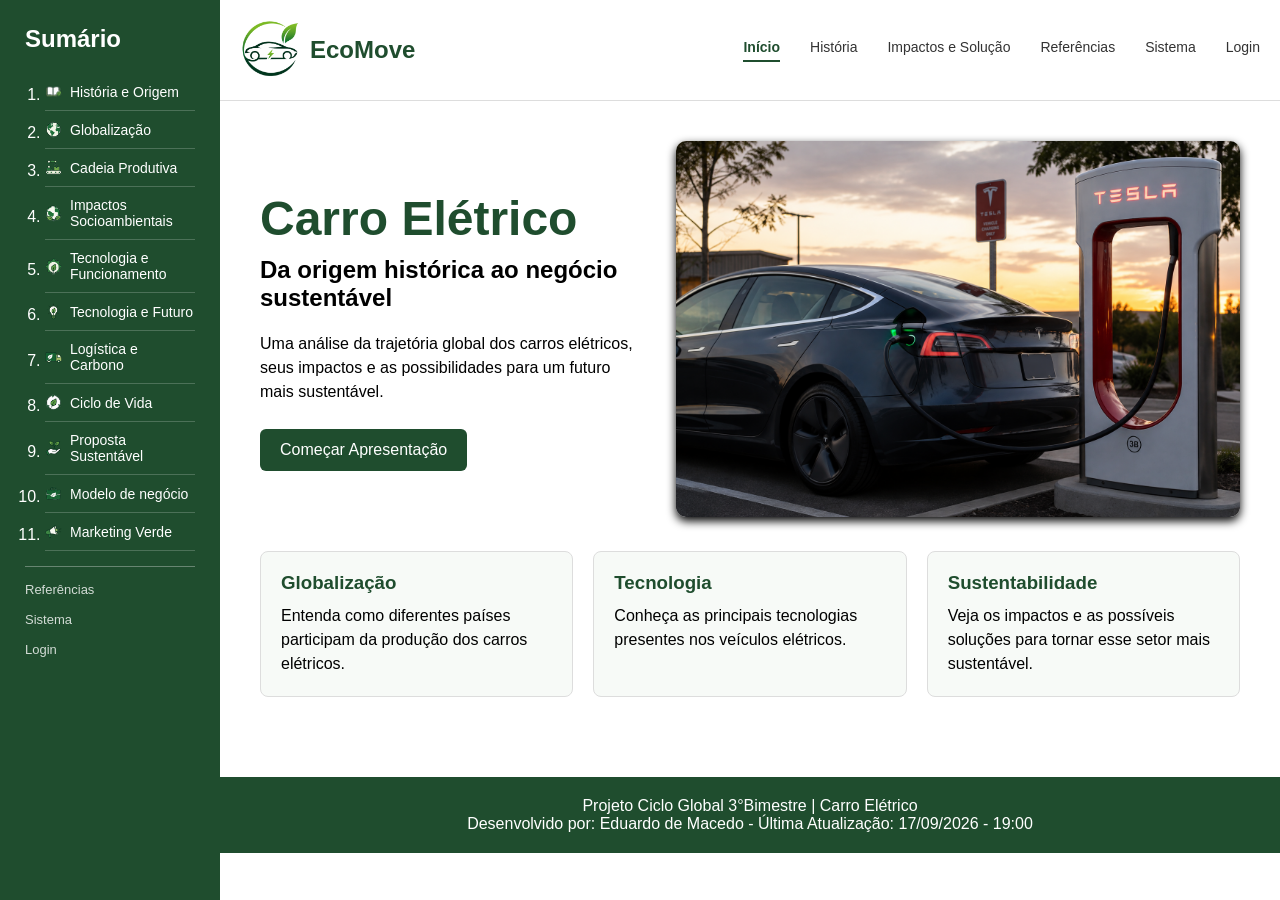
<file: index.html>
<!DOCTYPE html>
<html lang="pt-br">
<head>
    <meta charset="UTF-8">
    <meta name="viewport" content="width=device-width, initial-scale=1.0">
    <title>EcoMove</title>
    <link rel="icon" type="image/png" href="img/logo.png">
    <link rel="stylesheet" href="css/style.css">
</head>
<body>
    <header>
        <div class="logo">
            <img src="img/logo.png" alt="Logo EcoMove">
        <h1>EcoMove</h1>
        </div>
        <nav>
            <a href="index.html" class="ativo">Início</a>
            <a href="historia.html">História</a>
            <a href="impactos.html">Impactos e Solução</a>
            <a href="referencias.html">Referências</a>
            <a href="sistema.html">Sistema</a>
            <a href="login.html">Login</a>
        </nav>
    </header>
    <aside class="barra-lateral">
        <h2>Sumário</h2>
        <nav>
            <ol>
                <li><a href="historia.html#historia">
                    <img src="img/1.png" alt="">
                    História e Origem</a></li>
                <li><a href="historia.html#globalizacao">
                    <img src="img/2.png" alt="">
                    Globalização</a></li>
                <li><a href="historia.html#cadeia">
                    <img src="img/3.png" alt="">
                    Cadeia Produtiva</a></li>
                <li><a href="historia.html#impactos">
                    <img src="img/4.png" alt="">
                    Impactos Socioambientais</a></li>
                <li><a href="historia.html#tecnologia-producao">
                    <img src="img/5.png" alt="">
                    Tecnologia e Funcionamento</a></li>
                <li><a href="historia.html#tecnologia-futuro">
                    <img src="img/6.png" alt="">
                    Tecnologia e Futuro</a></li>
                <li><a href="impactos.html#logistica">
                    <img src="img/7.png" alt="">
                    Logística e Carbono</a></li>
                <li><a href="impactos.html#ciclo-vida">
                    <img src="img/8.png" alt="">
                    Ciclo de Vida</a></li>
                <li><a href="impactos.html#proposta">
                    <img src="img/9.png" alt="">
                    Proposta Sustentável</a></li>
                <li><a href="impactos.html#negocio">
                    <img src="img/10.png" alt="">
                    Modelo de negócio</a></li>
                <li><a href="impactos.html#marketing">
                    <img src="img/11.png" alt="">
                    Marketing Verde</a></li>
            </ol>
            <a href="referencias.html">Referências</a>
            <a href="sistema.html">Sistema</a>
            <a href="login.html">Login</a>
        </nav>
    </aside>
    <main>
        <section class="capa">
            <div>
                <h2>Carro Elétrico</h2>

                <h3>Da origem histórica ao negócio sustentável</h3>

                <p>Uma análise da trajetória global dos carros elétricos,
                seus impactos e as possibilidades para um futuro mais sustentável.</p>
                <a href="historia.html">Começar Apresentação</a>
            </div>

            <div>
                <img src="img/carro-eletrico.png" alt="Carro Elétrico sendo carregado">
            </div>
        </section>
        <section class="destaques">
            <article>
                <h3>Globalização</h3>
                <p>Entenda como diferentes países participam da produção dos carros elétricos.</p>
            </article>

            <article>
                <h3>Tecnologia</h3>
                <p>Conheça as principais tecnologias presentes nos veículos elétricos.</p>
            </article>

            <article>
                <h3>Sustentabilidade</h3>
                <p>Veja os impactos e as possíveis soluções para tornar esse setor mais sustentável.</p>
            </article>
        </section>
    </main>
    <footer>
        <p>Projeto Ciclo Global 3°Bimestre | Carro Elétrico <br>
            Desenvolvido por: Eduardo de Macedo - Última Atualização: 17/09/2026 - 19:00</p>
    </footer>
</body>
</html>
</file>
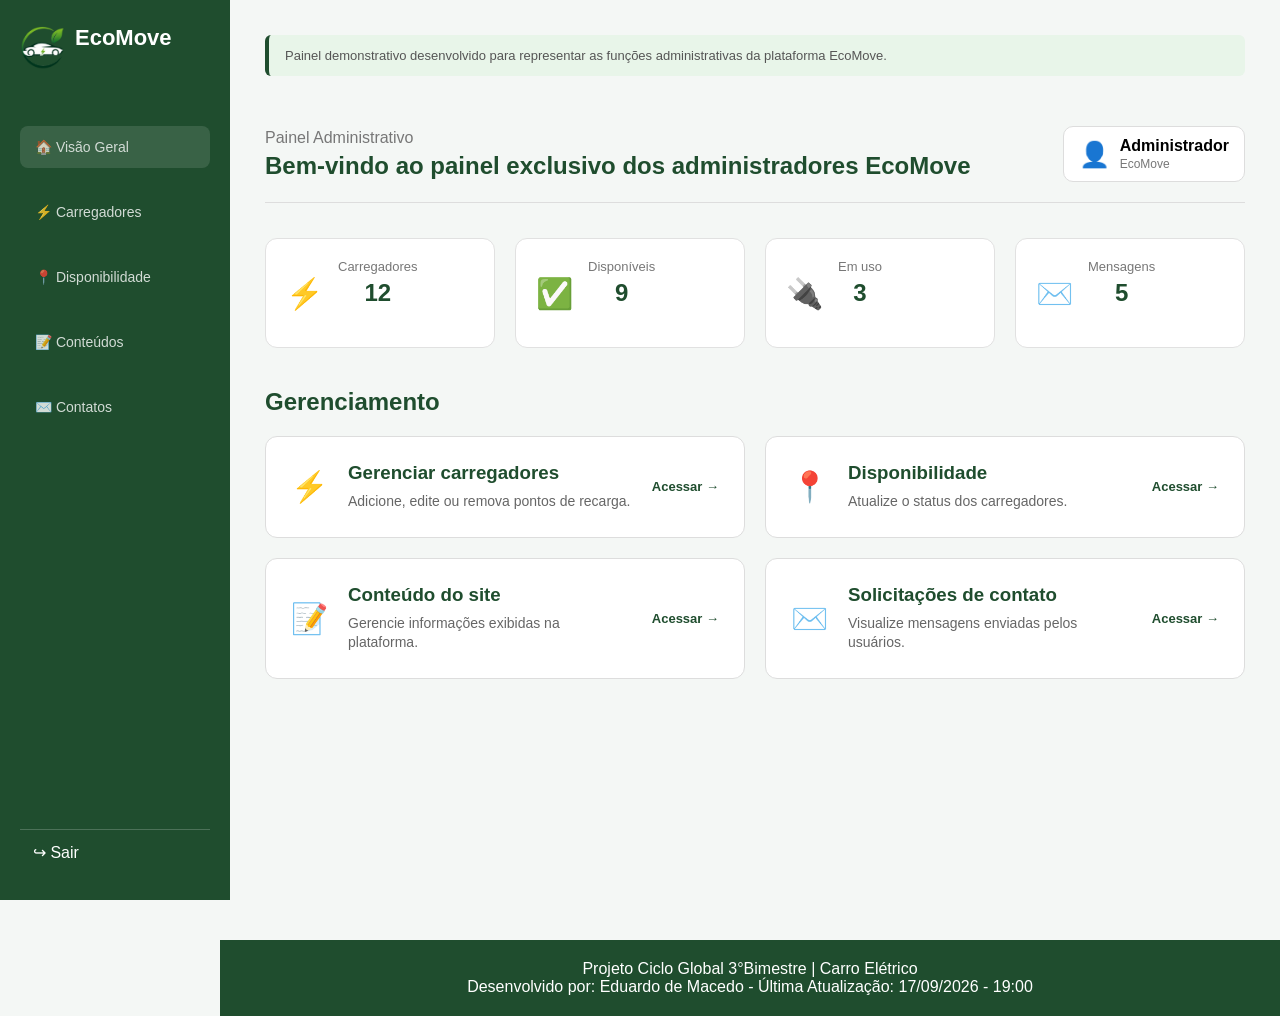
<file: admin.html>
<!DOCTYPE html>
<html lang="pt-br">
<head>
    <meta charset="UTF-8">
    <meta name="viewport" content="width=device-width, initial-scale=1.0">

    <title>Painel Administrativo | EcoMove</title>

    <link rel="icon" type="image/png" href="img/logo.png">
    <link rel="stylesheet" href="css/style.css">
</head>

<body class="body-admin">

    <aside class="admin-sidebar">

        <div class="admin-logo">
            <img src="img/logo.png" alt="Logo EcoMove">
            <h2>EcoMove</h2>
        </div>

        <nav>
            <a href="/admin" class="admin-ativo">🏠 Visão Geral</a>
            <a href="#">⚡ Carregadores</a>
            <a href="#">📍 Disponibilidade</a>
            <a href="#">📝 Conteúdos</a>
            <a href="#">✉️ Contatos</a>
        </nav>

        <a href="/logout" class="admin-sair">↪ Sair</a>

    </aside>


    <main class="admin-main">

        <p class="admin-aviso">Painel demonstrativo desenvolvido para representar as funções administrativas da plataforma EcoMove.</p>


        <header class="admin-header">

            <div>
                <p>Painel Administrativo</p>
                <h1>Bem-vindo ao painel  exclusivo dos administradores EcoMove</h1>
            </div>

            <div class="admin-usuario">
                <span>👤</span>
                <div>
                    <strong>Administrador</strong>
                    <p>EcoMove</p>
                </div>
            </div>

        </header>


        <section class="admin-resumo">

            <article class="admin-card">
                <span>⚡</span>

                <div>
                    <p>Carregadores</p>
                    <h2>12</h2>
                </div>
            </article>


            <article class="admin-card">
                <span>✅</span>

                <div>
                    <p>Disponíveis</p>
                    <h2>9</h2>
                </div>
            </article>


            <article class="admin-card">
                <span>🔌</span>

                <div>
                    <p>Em uso</p>
                    <h2>3</h2>
                </div>
            </article>


            <article class="admin-card">
                <span>✉️</span>

                <div>
                    <p>Mensagens</p>
                    <h2>5</h2>
                </div>
            </article>

        </section>


        <section class="admin-acoes">

            <h2>Gerenciamento</h2>

            <div class="admin-acoes-grid">

                <article class="admin-acao">
                    <span>⚡</span>

                    <div>
                        <h3>Gerenciar carregadores</h3>
                        <p>Adicione, edite ou remova pontos de recarga.</p>
                    </div>

                    <a href="#">Acessar →</a>
                </article>


                <article class="admin-acao">
                    <span>📍</span>

                    <div>
                        <h3>Disponibilidade</h3>
                        <p>Atualize o status dos carregadores.</p>
                    </div>

                    <a href="#">Acessar →</a>
                </article>


                <article class="admin-acao">
                    <span>📝</span>

                    <div>
                        <h3>Conteúdo do site</h3>
                        <p>Gerencie informações exibidas na plataforma.</p>
                    </div>

                    <a href="#">Acessar →</a>
                </article>


                <article class="admin-acao">
                    <span>✉️</span>

                    <div>
                        <h3>Solicitações de contato</h3>
                        <p>Visualize mensagens enviadas pelos usuários.</p>
                    </div>

                    <a href="#">Acessar →</a>
                </article>

            </div>

        </section>

    </main>

    <footer>
        <p>Projeto Ciclo Global 3°Bimestre | Carro Elétrico <br>
            Desenvolvido por: Eduardo de Macedo - Última Atualização: 17/09/2026 - 19:00</p>
    </footer>
</body>
</html>
</file>
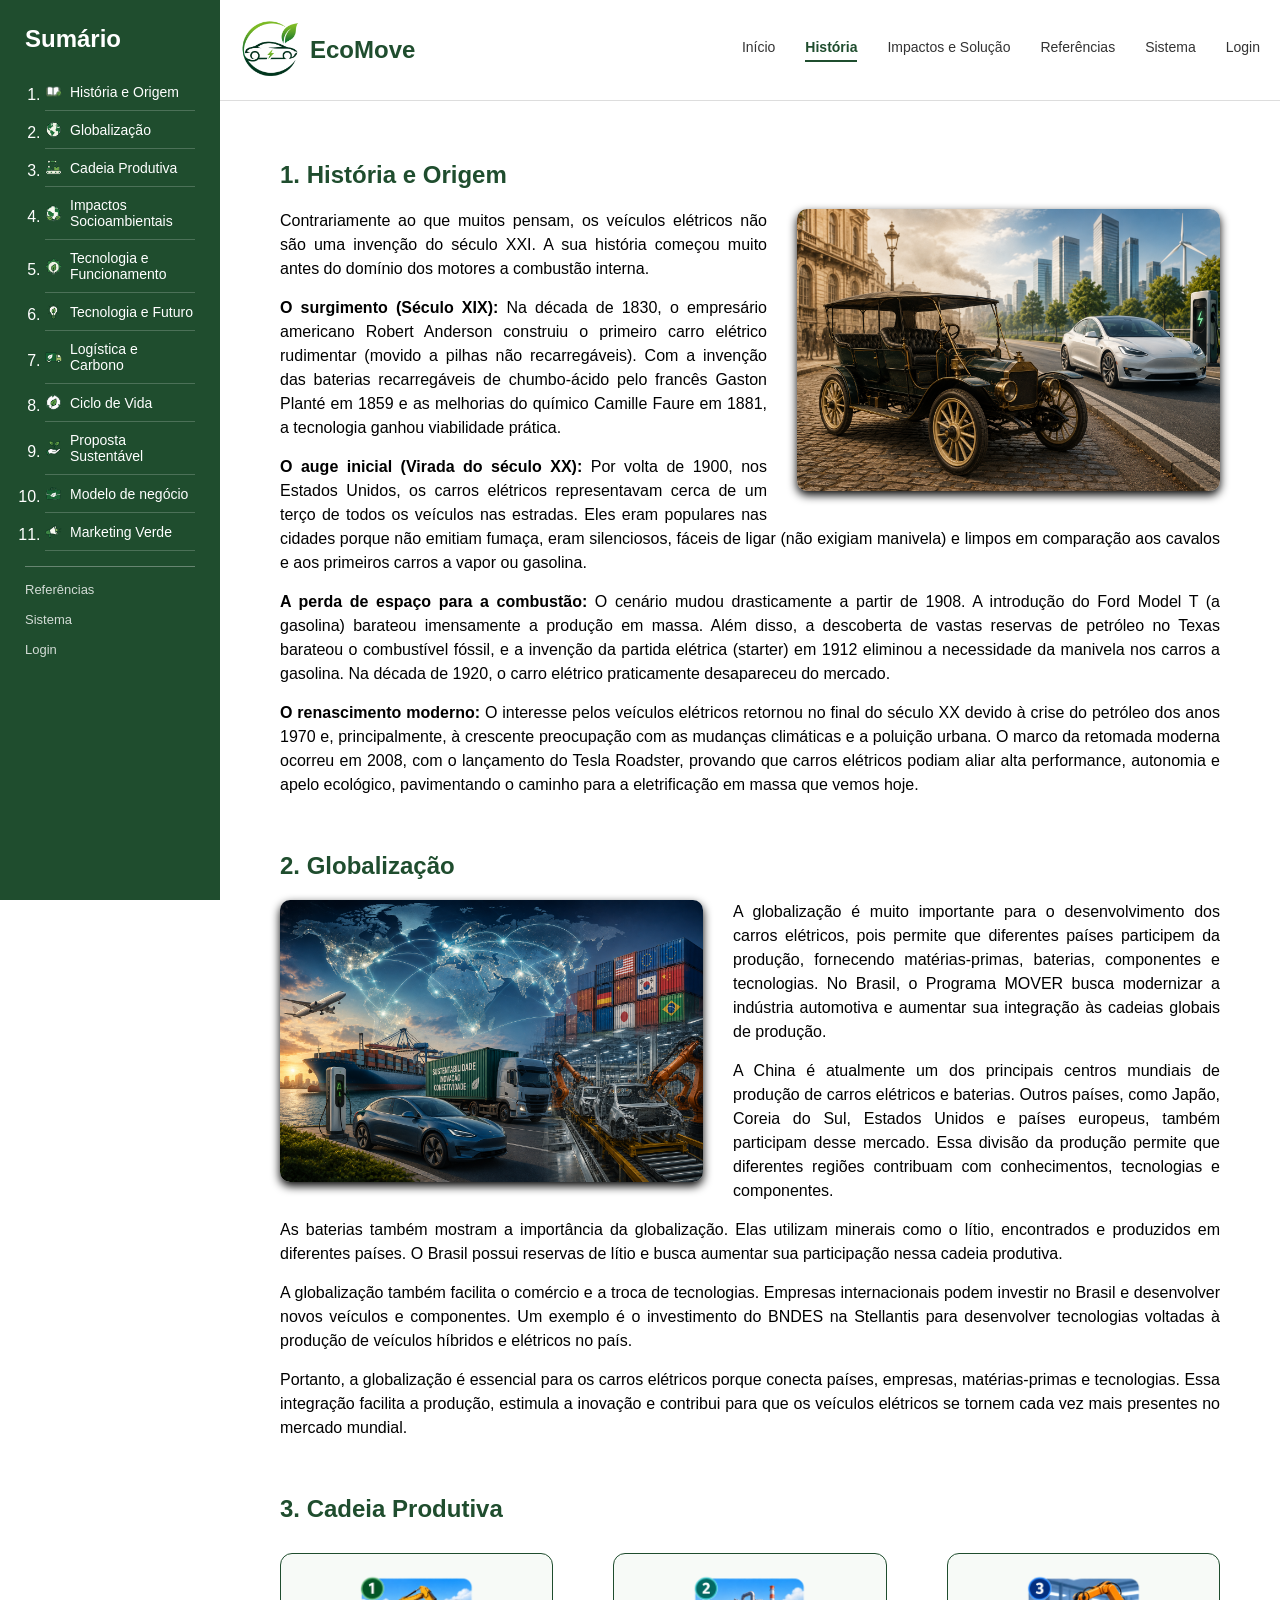
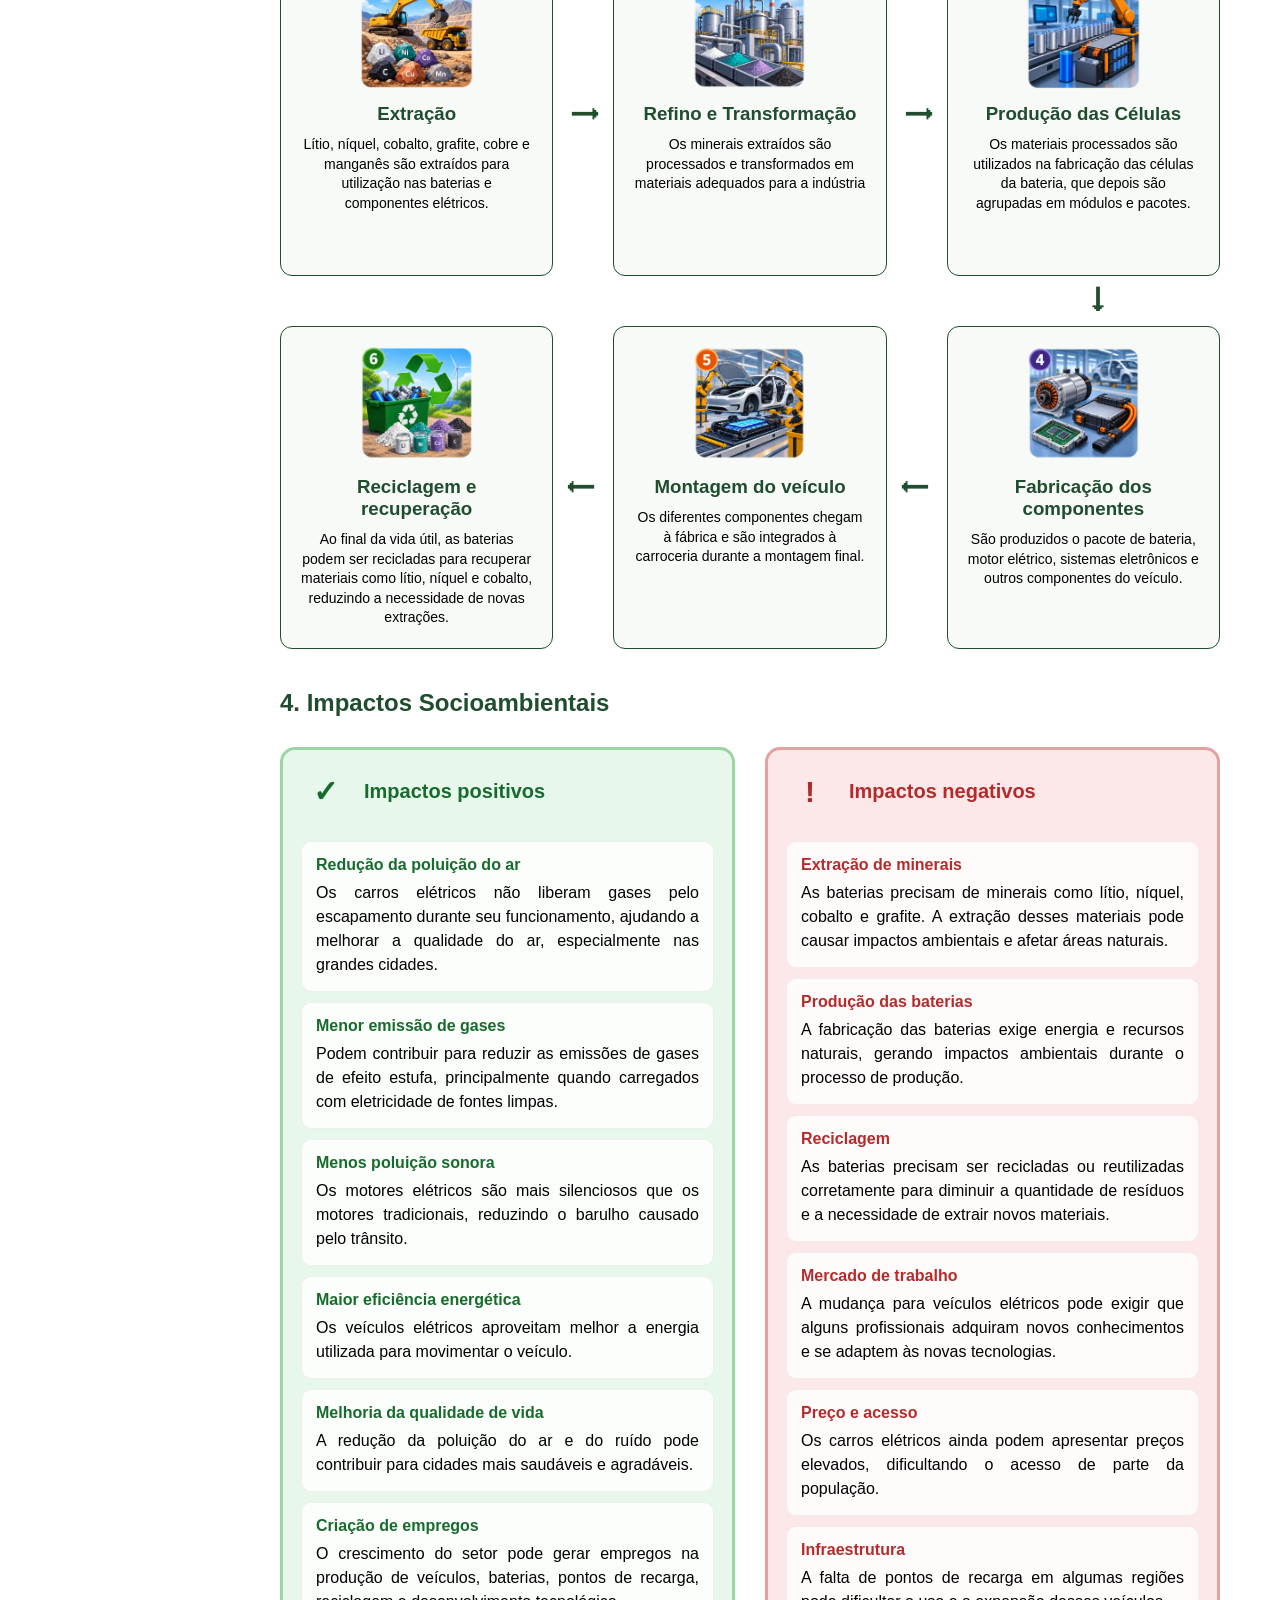
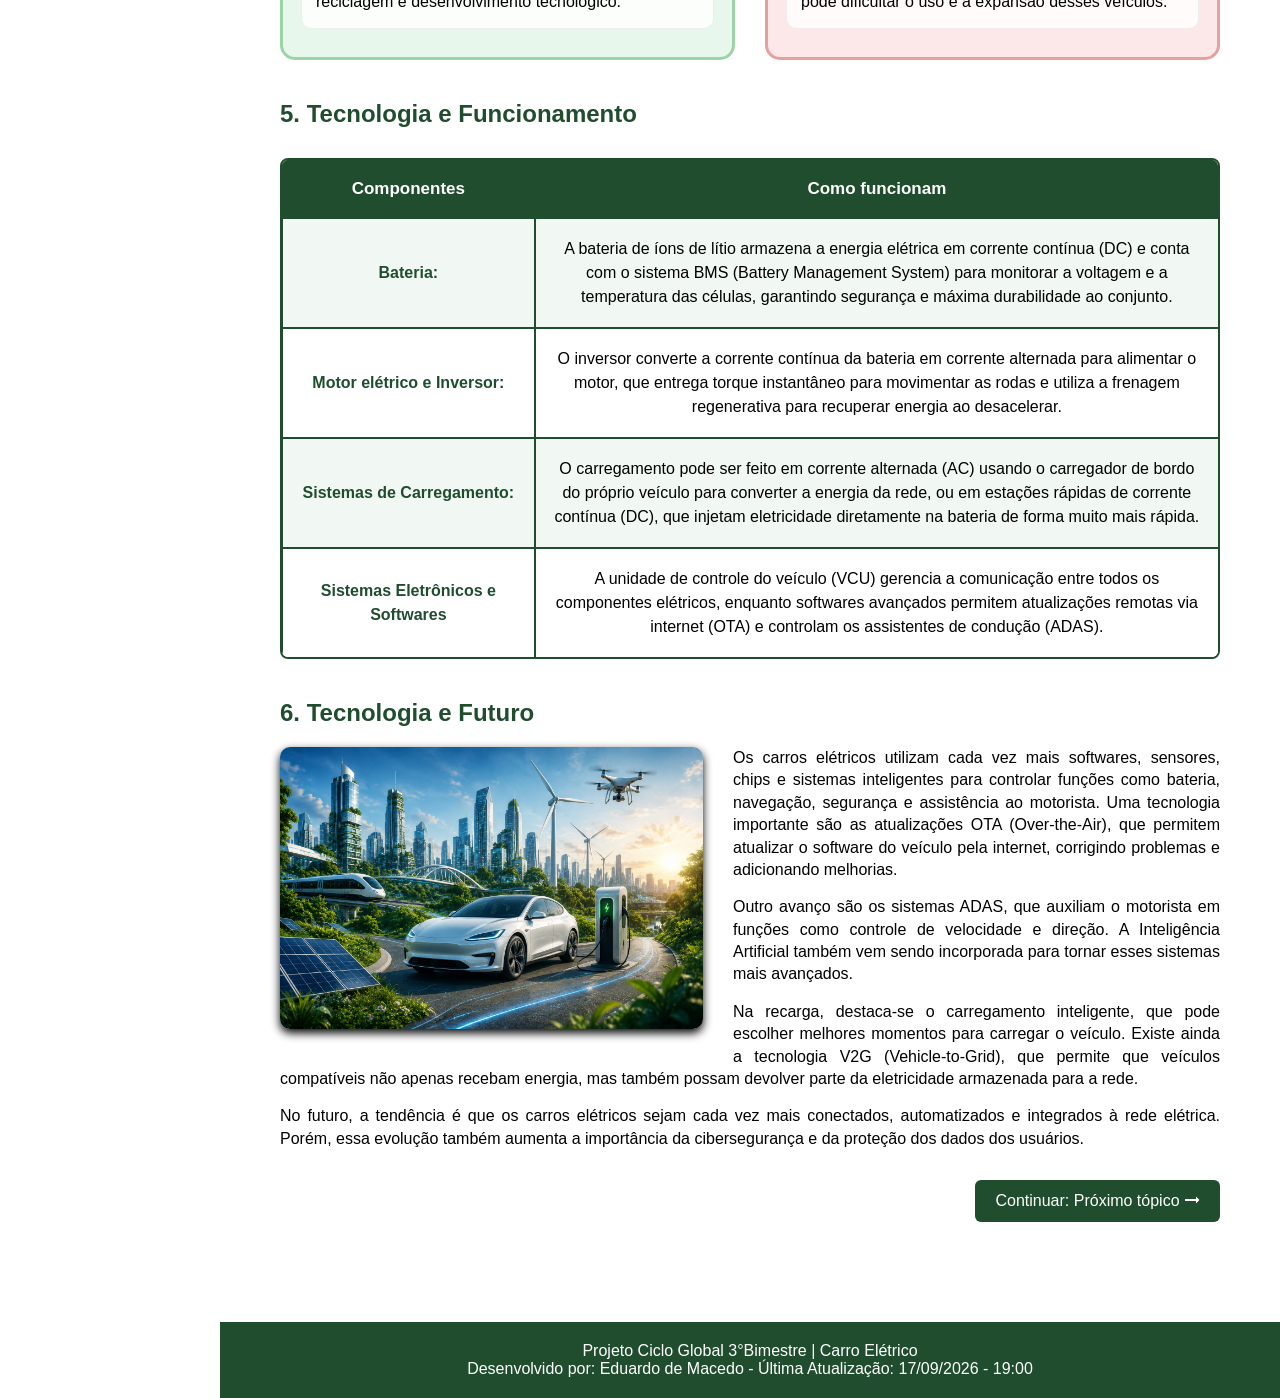
<file: historia.html>
<!DOCTYPE html>
<html lang="pt-br">
<head>
    <meta charset="UTF-8">
    <meta name="viewport" content="width=device-width, initial-scale=1.0">
    <title>EcoMove</title>
    <link rel="icon" type="image/png" href="img/logo.png">
    <link rel="stylesheet" href="css/style.css">
</head>
<body>
    <header>
        <div class="logo">
            <img src="img/logo.png" alt="Logo EcoMove">
        <h1>EcoMove</h1>
        </div>
        <nav>
                <a href="index.html">Início</a>
                <a href="historia.html" class="ativo">História</a>
                <a href="impactos.html">Impactos e Solução</a>
                <a href="referencias.html">Referências</a>
                <a href="sistema.html">Sistema</a>
                <a href="login.html">Login</a>
        </nav>
    </header>
    <aside class="barra-lateral">
        <h2>Sumário</h2>
        <nav>
            <ol>
                <li><a href="historia.html#historia">
                    <img src="img/1.png" alt="">
                    História e Origem</a></li>
                <li><a href="historia.html#globalizacao">
                    <img src="img/2.png" alt="">
                    Globalização</a></li>
                <li><a href="historia.html#cadeia">
                    <img src="img/3.png" alt="">
                    Cadeia Produtiva</a></li>
                <li><a href="historia.html#impactos">
                    <img src="img/4.png" alt="">
                    Impactos Socioambientais</a></li>
                <li><a href="historia.html#tecnologia-producao">
                    <img src="img/5.png" alt="">
                    Tecnologia e Funcionamento</a></li>
                <li><a href="historia.html#tecnologia-futuro">
                    <img src="img/6.png" alt="">
                    Tecnologia e Futuro</a></li>
                <li><a href="impactos.html#logistica">
                    <img src="img/7.png" alt="">
                    Logística e Carbono</a></li>
                <li><a href="impactos.html#ciclo-vida">
                    <img src="img/8.png" alt="">
                    Ciclo de Vida</a></li>
                <li><a href="impactos.html#proposta">
                    <img src="img/9.png" alt="">
                    Proposta Sustentável</a></li>
                <li><a href="impactos.html#negocio">
                    <img src="img/10.png" alt="">
                    Modelo de negócio</a></li>
                <li><a href="impactos.html#marketing">
                    <img src="img/11.png" alt="">
                    Marketing Verde</a></li>
            </ol>
            <a href="referencias.html">Referências</a>
            <a href="sistema.html">Sistema</a>
            <a href="login.html">Login</a>
        </nav>
    </aside>
    <main>

        <section id="historia">
                <h2>1. História e Origem</h2>
                <img class="imagem-historia" src="img/historia.png" alt="Evolução dos carros elétricos">
                <p>Contrariamente ao que muitos pensam, os veículos elétricos não são uma invenção do século XXI. A sua história começou muito antes do domínio dos motores a combustão interna.</p>
                <p><b>O surgimento (Século XIX):</b> Na década de 1830, o empresário americano Robert Anderson construiu o primeiro carro elétrico rudimentar (movido a pilhas não recarregáveis). Com a invenção das baterias recarregáveis de chumbo-ácido pelo francês Gaston Planté em 1859 e as melhorias do químico Camille Faure em 1881, a tecnologia ganhou viabilidade prática.</p>
                <p><b>O auge inicial (Virada do século XX):</b> Por volta de 1900, nos Estados Unidos, os carros elétricos representavam cerca de um terço de todos os veículos nas estradas. Eles eram populares nas cidades porque não emitiam fumaça, eram silenciosos, fáceis de ligar (não exigiam manivela) e limpos em comparação aos cavalos e aos primeiros carros a vapor ou gasolina.</p>
                <p><b>A perda de espaço para a combustão:</b> O cenário mudou drasticamente a partir de 1908. A introdução do Ford Model T (a gasolina) barateou imensamente a produção em massa. Além disso, a descoberta de vastas reservas de petróleo no Texas barateou o combustível fóssil, e a invenção da partida elétrica (starter) em 1912 eliminou a necessidade da manivela nos carros a gasolina. Na década de 1920, o carro elétrico praticamente desapareceu do mercado.</p>
                <p><b>O renascimento moderno:</b> O interesse pelos veículos elétricos retornou no final do século XX devido à crise do petróleo dos anos 1970 e, principalmente, à crescente preocupação com as mudanças climáticas e a poluição urbana. O marco da retomada moderna ocorreu em 2008, com o lançamento do Tesla Roadster, provando que carros elétricos podiam aliar alta performance, autonomia e apelo ecológico, pavimentando o caminho para a eletrificação em massa que vemos hoje.</p>
        </section>

        <section id="globalizacao">
            <h2>2. Globalização</h2>
            <img class="imagem-globalizacao" src="img/globalizacao.png" alt="Mapa do mundo com setas indicando a globalização">
            <p>A globalização é muito importante para o desenvolvimento dos carros elétricos, pois permite que diferentes países participem da produção, fornecendo matérias-primas, baterias, componentes e tecnologias. No Brasil, o Programa MOVER busca modernizar a indústria automotiva e aumentar sua integração às cadeias globais de produção.</p>
            <p>A China é atualmente um dos principais centros mundiais de produção de carros elétricos e baterias. Outros países, como Japão, Coreia do Sul, Estados Unidos e países europeus, também participam desse mercado. Essa divisão da produção permite que diferentes regiões contribuam com conhecimentos, tecnologias e componentes.</p>
            <p>As baterias também mostram a importância da globalização. Elas utilizam minerais como o lítio, encontrados e produzidos em diferentes países. O Brasil possui reservas de lítio e busca aumentar sua participação nessa cadeia produtiva.</p>
            <p>A globalização também facilita o comércio e a troca de tecnologias. Empresas internacionais podem investir no Brasil e desenvolver novos veículos e componentes. Um exemplo é o investimento do BNDES na Stellantis para desenvolver tecnologias voltadas à produção de veículos híbridos e elétricos no país.</p>
            <p>Portanto, a globalização é essencial para os carros elétricos porque conecta países, empresas, matérias-primas e tecnologias. Essa integração facilita a produção, estimula a inovação e contribui para que os veículos elétricos se tornem cada vez mais presentes no mercado mundial.</p>
        </section>

        <section id="cadeia">
                <h2>3. Cadeia Produtiva</h2>
            <div class="cadeia-produtiva">
                <article class="etapa-cadeia">
                    <img src="img/etapa1.png" alt="Imagem representando a extração de matérias-primas">
                    <h3>Extração</h3>
                    <p>Lítio, níquel, cobalto, grafite, cobre e manganês são extraídos para utilização nas baterias e componentes elétricos.</p>
                </article>

                <article class="etapa-cadeia">
                    <img src="img/etapa2.png" alt="Imagem representando o refino e transformação">
                    <h3>Refino e Transformação</h3>
                    <p>Os minerais extraídos são processados e transformados em materiais adequados para a indústria</p>
                </article>

                <article class="etapa-cadeia">
                    <img src="img/etapa3.png" alt="Imagem representando a produção das células">
                    <h3>Produção das Células</h3>
                    <p>Os materiais processados são utilizados na fabricação das células da bateria, que depois são agrupadas em módulos e pacotes.</p>
                </article>

                <article class="etapa-cadeia">
                    <img src="img/etapa6.png" alt="Imagem representando a reciclagem e recuperação das baterias dos carros elétricos">
                    <h3>Reciclagem e recuperação</h3>
                    <p>Ao final da vida útil, as baterias podem ser recicladas para recuperar materiais como lítio, níquel e cobalto, reduzindo a necessidade de novas extrações.</p>
                </article>

                <article class="etapa-cadeia">
                    <img src="img/etapa5.png" alt="Imagem representando a montagem de um carro elétrico">
                    <h3>Montagem do veículo</h3>
                    <p>Os diferentes componentes chegam à fábrica e são integrados à carroceria durante a montagem final.</p>
                </article>

                <article class="etapa-cadeia">
                    <img src="img/etapa4.png" alt="imagem representando a fabricação dos componentes">
                    <h3>Fabricação dos componentes</h3>
                    <p>São produzidos o pacote de bateria, motor elétrico, sistemas eletrônicos e outros componentes do veículo.</p>
                </article>
            </div>
        </section>

        <section id="impactos">
            <h2>4. Impactos Socioambientais</h2>

            <div class="impactos-container">

                <article class="impacto positivo">

                    <div class="impacto-titulo">
                        <div class="icone-positivo">✓</div>

                        <h3>Impactos positivos</h3>
                    </div>


                    <div class="impacto-item">
                        <h4>Redução da poluição do ar</h4>

                        <p>
                            Os carros elétricos não liberam gases pelo escapamento
                            durante seu funcionamento, ajudando a melhorar a
                            qualidade do ar, especialmente nas grandes cidades.
                        </p>
                    </div>


                    <div class="impacto-item">
                        <h4>Menor emissão de gases</h4>

                        <p>
                            Podem contribuir para reduzir as emissões de gases
                            de efeito estufa, principalmente quando carregados
                            com eletricidade de fontes limpas.
                        </p>
                    </div>


                    <div class="impacto-item">
                        <h4>Menos poluição sonora</h4>

                        <p>
                            Os motores elétricos são mais silenciosos que os
                            motores tradicionais, reduzindo o barulho causado
                            pelo trânsito.
                        </p>
                    </div>


                    <div class="impacto-item">
                        <h4>Maior eficiência energética</h4>

                        <p>
                            Os veículos elétricos aproveitam melhor a energia
                            utilizada para movimentar o veículo.
                        </p>
                    </div>


                    <div class="impacto-item">
                        <h4>Melhoria da qualidade de vida</h4>

                        <p>
                            A redução da poluição do ar e do ruído pode contribuir
                            para cidades mais saudáveis e agradáveis.
                        </p>
                    </div>


                    <div class="impacto-item">
                        <h4>Criação de empregos</h4>

                        <p>
                            O crescimento do setor pode gerar empregos na produção
                            de veículos, baterias, pontos de recarga, reciclagem
                            e desenvolvimento tecnológico.
                        </p>
                    </div>

                </article>


                
                <article class="impacto negativo">

                    <div class="impacto-titulo">
                        <div class="icone-negativo">!</div>

                        <h3>Impactos negativos</h3>
                    </div>


                    <div class="impacto-item">
                        <h4>Extração de minerais</h4>

                        <p>
                            As baterias precisam de minerais como lítio, níquel,
                            cobalto e grafite. A extração desses materiais pode
                            causar impactos ambientais e afetar áreas naturais.
                        </p>
                    </div>


                    <div class="impacto-item">
                        <h4>Produção das baterias</h4>

                        <p>
                            A fabricação das baterias exige energia e recursos
                            naturais, gerando impactos ambientais durante o
                            processo de produção.
                        </p>
                    </div>


                    <div class="impacto-item">
                        <h4>Reciclagem</h4>

                        <p>
                            As baterias precisam ser recicladas ou reutilizadas
                            corretamente para diminuir a quantidade de resíduos
                            e a necessidade de extrair novos materiais.
                        </p>
                    </div>


                    <div class="impacto-item">
                        <h4>Mercado de trabalho</h4>

                        <p>
                            A mudança para veículos elétricos pode exigir que
                            alguns profissionais adquiram novos conhecimentos
                            e se adaptem às novas tecnologias.
                        </p>
                    </div>


                    <div class="impacto-item">
                        <h4>Preço e acesso</h4>

                        <p>
                            Os carros elétricos ainda podem apresentar preços
                            elevados, dificultando o acesso de parte da população.
                        </p>
                    </div>


                    <div class="impacto-item">
                        <h4>Infraestrutura</h4>

                        <p>
                            A falta de pontos de recarga em algumas regiões pode
                            dificultar o uso e a expansão desses veículos.
                        </p>
                    </div>

                </article>

            </div>

        </section>

        <section id="tecnologia-producao">
            <h2>5. Tecnologia e Funcionamento</h2>
            <table class="tabela-tecnologia">
                <tr>
                    <th>Componentes</th>
                    <th>Como funcionam</th>
                </tr>
                <tr>
                    <td>Bateria:</td>
                    <td>A bateria de íons de lítio armazena a energia elétrica em corrente contínua (DC) e conta com o sistema BMS (Battery Management System) para monitorar a voltagem e a temperatura das células, garantindo segurança e máxima durabilidade ao conjunto.</td>
                </tr>
                <tr>
                    <td>Motor elétrico e Inversor:</td>
                    <td>O inversor converte a corrente contínua da bateria em corrente alternada para alimentar o motor, que entrega torque instantâneo para movimentar as rodas e utiliza a frenagem regenerativa para recuperar energia ao desacelerar.</td>
                </tr>
                <tr>
                    <td>Sistemas de Carregamento:</td>
                    <td>O carregamento pode ser feito em corrente alternada (AC) usando o carregador de bordo do próprio veículo para converter a energia da rede, ou em estações rápidas de corrente contínua (DC), que injetam eletricidade diretamente na bateria de forma muito mais rápida.</td>
                </tr>
                <tr>
                    <td>Sistemas Eletrônicos e Softwares</td>
                    <td>A unidade de controle do veículo (VCU) gerencia a comunicação entre todos os componentes elétricos, enquanto softwares avançados permitem atualizações remotas via internet (OTA) e controlam os assistentes de condução (ADAS).</td>
                </tr>
            </table>
        </section>

        <section id="tecnologia-futuro">
            <h2>6. Tecnologia e Futuro</h2>
            <img class="imagem-futuro" src="img/futuro.jpeg" alt="imagem sobre o futuro dos carros elétricos">
            <p>Os carros elétricos utilizam cada vez mais softwares, sensores, chips e sistemas inteligentes para controlar funções como bateria, navegação, segurança e assistência ao motorista. Uma tecnologia importante são as atualizações OTA (Over-the-Air), que permitem atualizar o software do veículo pela internet, corrigindo problemas e adicionando melhorias.</p>
            <p>Outro avanço são os sistemas ADAS, que auxiliam o motorista em funções como controle de velocidade e direção. A Inteligência Artificial também vem sendo incorporada para tornar esses sistemas mais avançados.</p>
            <p>Na recarga, destaca-se o carregamento inteligente, que pode escolher melhores momentos para carregar o veículo. Existe ainda a tecnologia V2G (Vehicle-to-Grid), que permite que veículos compatíveis não apenas recebam energia, mas também possam devolver parte da eletricidade armazenada para a rede.</p>
            <p>No futuro, a tendência é que os carros elétricos sejam cada vez mais conectados, automatizados e integrados à rede elétrica. Porém, essa evolução também aumenta a importância da cibersegurança e da proteção dos dados dos usuários.</p>
            <a class="botao-proximo" href="impactos.html#logistica">Continuar: Próximo tópico 🠖</a>
        </section>

    </main>

    <footer>
        <p>Projeto Ciclo Global 3°Bimestre | Carro Elétrico <br>
            Desenvolvido por: Eduardo de Macedo - Última Atualização: 17/09/2026 - 19:00</p>
    </footer>
</body>
</html>
</file>
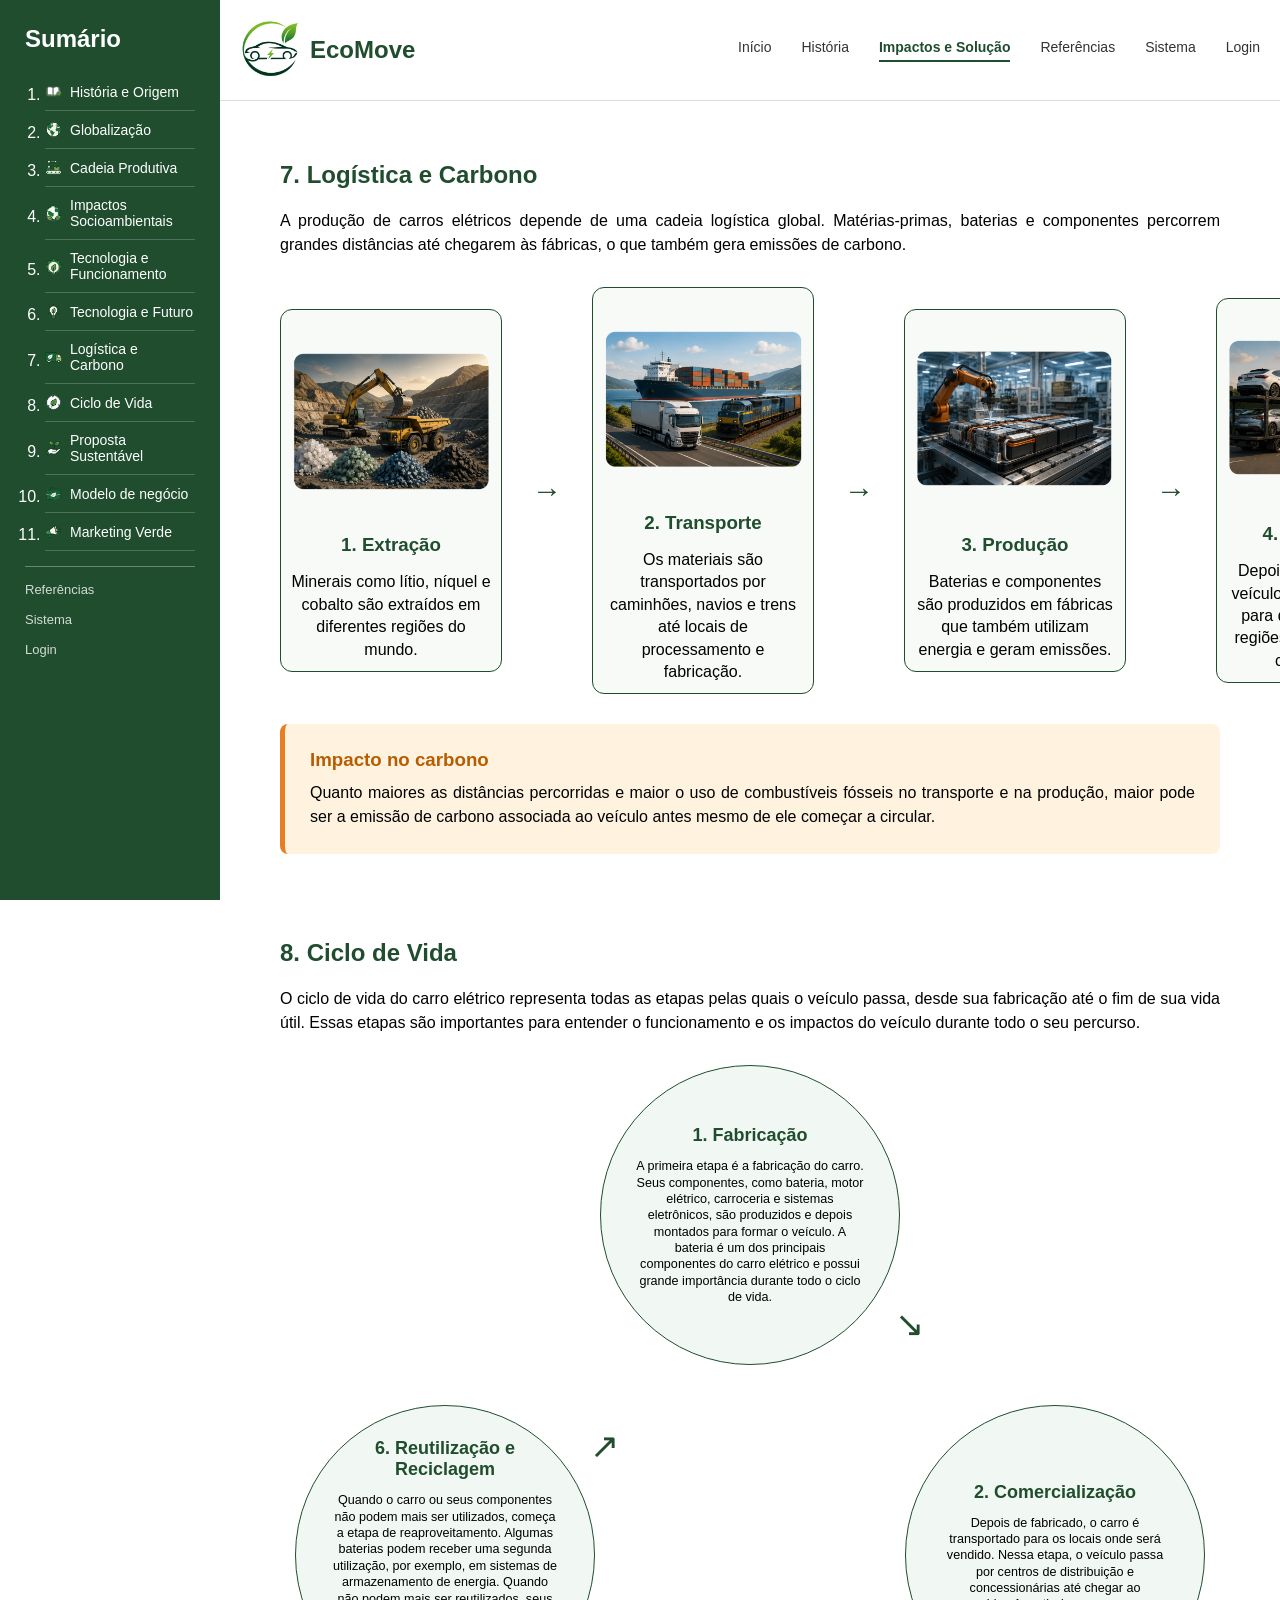
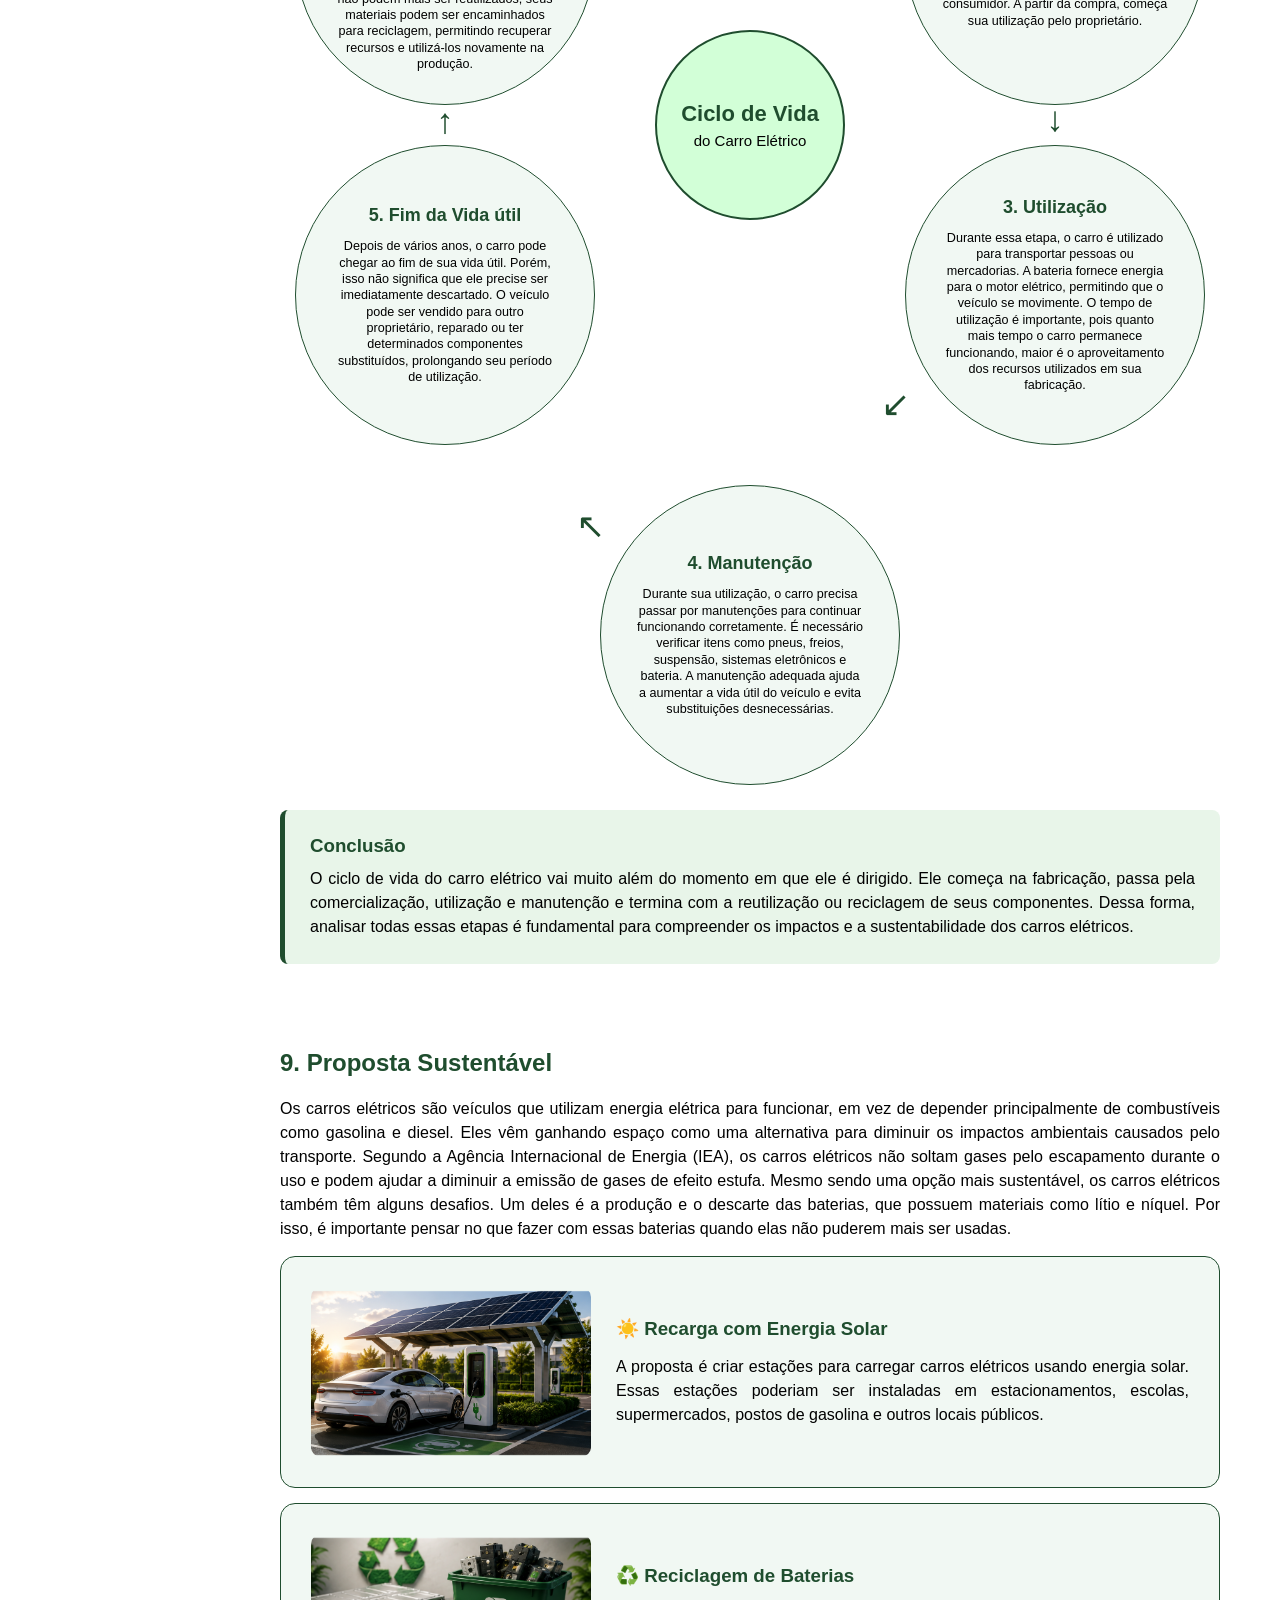
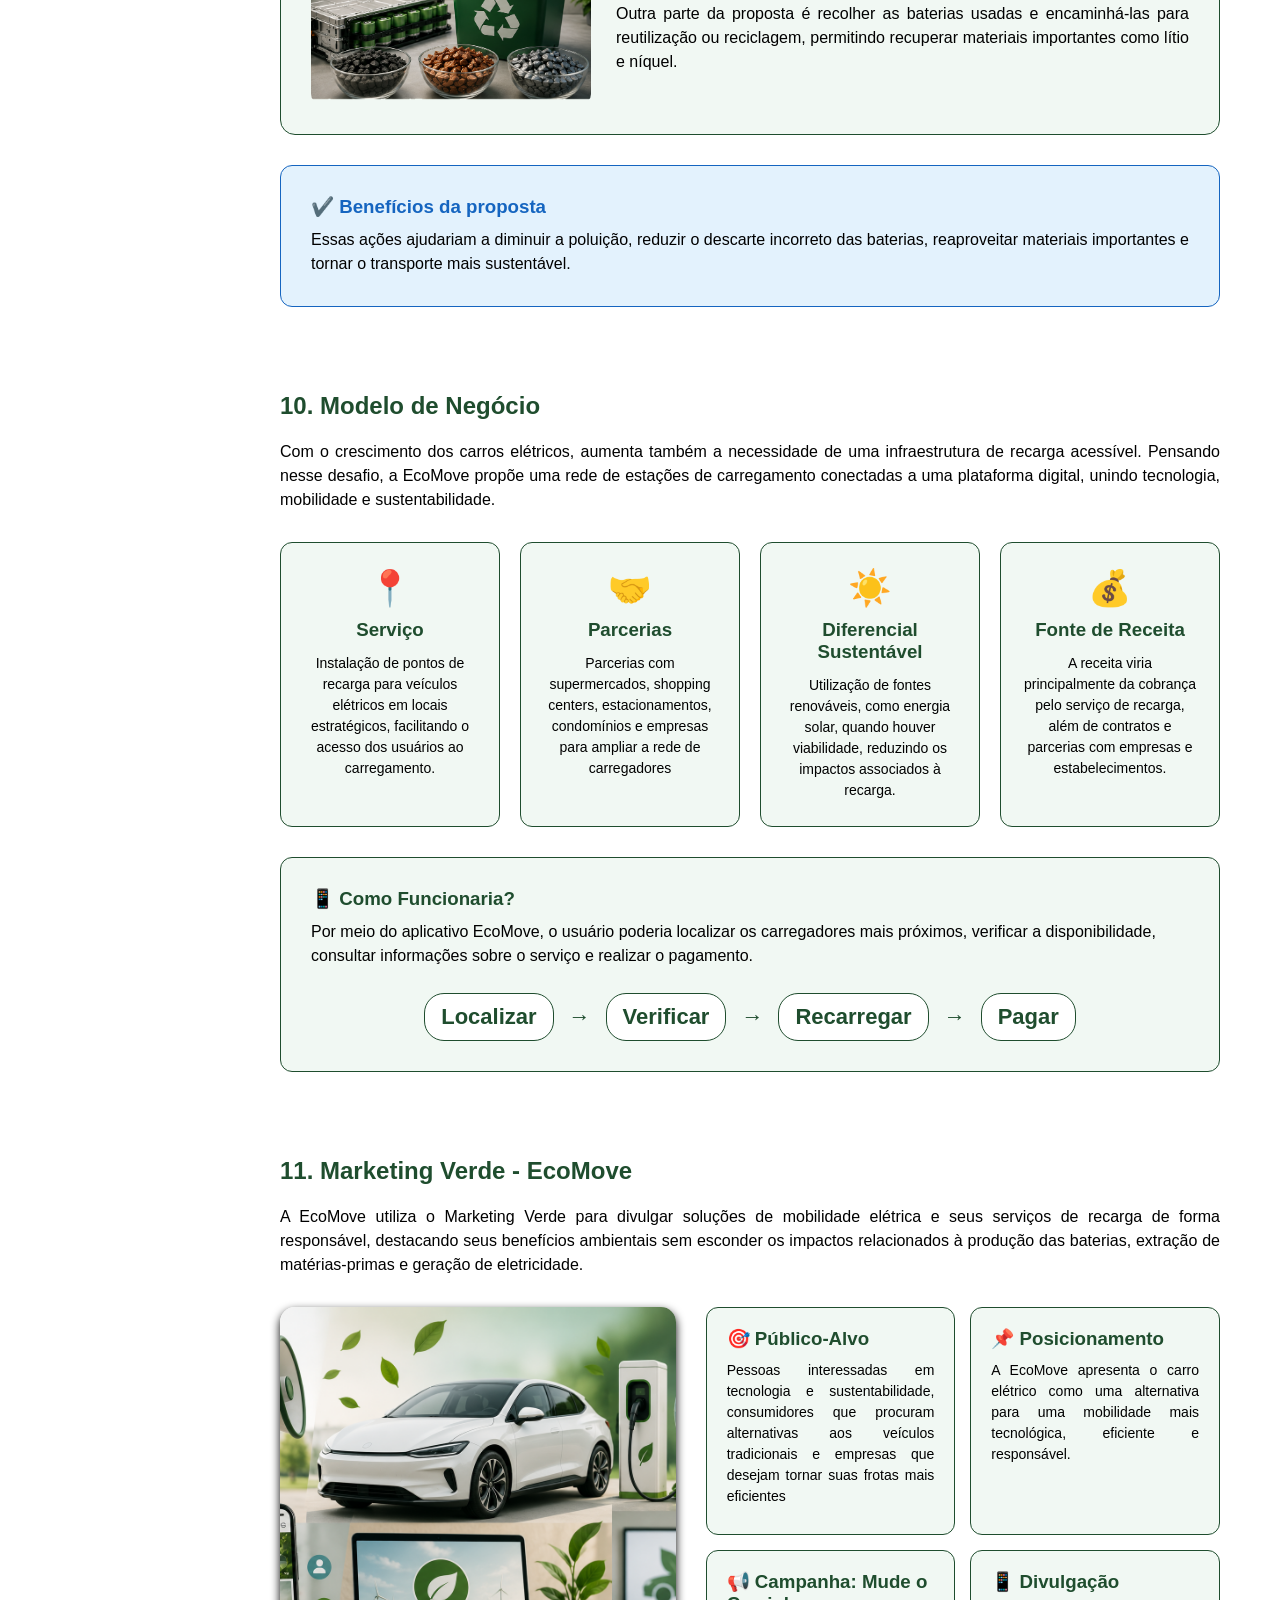
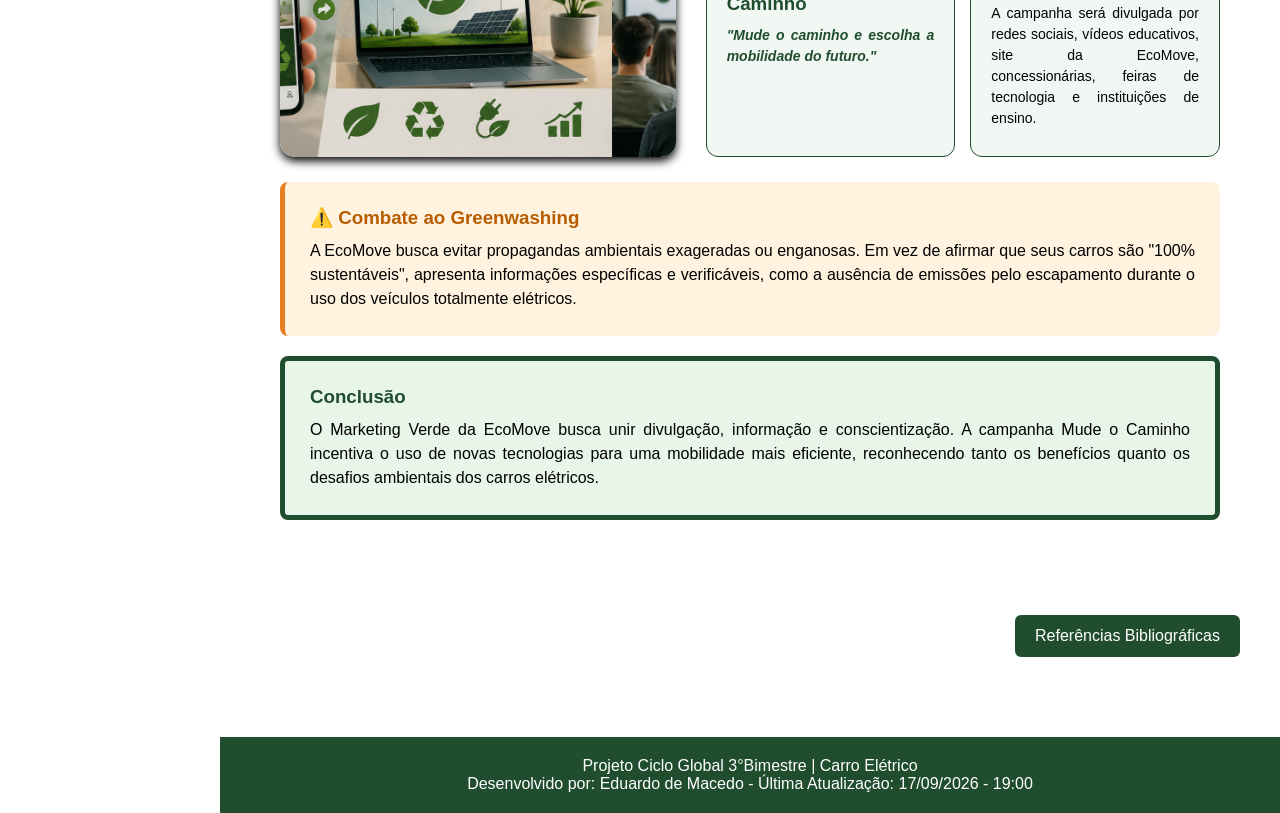
<file: impactos.html>
<!DOCTYPE html>
<html lang="pt-br">
<head>
    <meta charset="UTF-8">
    <meta name="viewport" content="width=device-width, initial-scale=1.0">
    <title>EcoMove</title>
    <link rel="icon" type="image/png" href="img/logo.png">
    <link rel="stylesheet" href="css/style.css">
</head>
<body>
    <header>
        <div class="logo">
            <img src="img/logo.png" alt="Logo EcoMove">
        <h1>EcoMove</h1>
        </div>
        <nav>
                <a href="index.html">Início</a>
                <a href="historia.html">História</a>
                <a href="impactos.html" class="ativo">Impactos e Solução</a>
                <a href="referencias.html">Referências</a>
                <a href="sistema.html">Sistema</a>
                <a href="login.html">Login</a>
        </nav>
    </header>
    <aside class="barra-lateral">
        <h2>Sumário</h2>
        <nav>
            <ol>
                <li><a href="historia.html#historia">
                    <img src="img/1.png" alt="">
                    História e Origem</a></li>
                <li><a href="historia.html#globalizacao">
                    <img src="img/2.png" alt="">
                    Globalização</a></li>
                <li><a href="historia.html#cadeia">
                    <img src="img/3.png" alt="">
                    Cadeia Produtiva</a></li>
                <li><a href="historia.html#impactos">
                    <img src="img/4.png" alt="">
                    Impactos Socioambientais</a></li>
                <li><a href="historia.html#tecnologia-producao">
                    <img src="img/5.png" alt="">
                    Tecnologia e Funcionamento</a></li>
                <li><a href="historia.html#tecnologia-futuro">
                    <img src="img/6.png" alt="">
                    Tecnologia e Futuro</a></li>
                <li><a href="impactos.html#logistica">
                    <img src="img/7.png" alt="">
                    Logística e Carbono</a></li>
                <li><a href="impactos.html#ciclo-vida">
                    <img src="img/8.png" alt="">
                    Ciclo de Vida</a></li>
                <li><a href="impactos.html#proposta">
                    <img src="img/9.png" alt="">
                    Proposta Sustentável</a></li>
                <li><a href="impactos.html#negocio">
                    <img src="img/10.png" alt="">
                    Modelo de negócio</a></li>
                <li><a href="impactos.html#marketing">
                    <img src="img/11.png" alt="">
                    Marketing Verde</a></li>
            </ol>
            <a href="referencias.html">Referências</a>
            <a href="sistema.html">Sistema</a>
            <a href="login.html">Login</a>
        </nav>
    </aside>

    <main>

        <section id="logistica">
            <h2>7. Logística e Carbono</h2>

            <p class="introducao-logistica">
                A produção de carros elétricos depende de uma cadeia logística global.
                Matérias-primas, baterias e componentes percorrem grandes distâncias até
                chegarem às fábricas, o que também gera emissões de carbono.
            </p>

            <div class="rota-logistica">

                <article class="etapa-logistica">
                    <img src="img/log1.png" alt="Extração de matérias primas">
                    <h3>1. Extração</h3>
                    <p>
                        Minerais como lítio, níquel e cobalto são extraídos em diferentes
                        regiões do mundo.
                    </p>
                </article>

                <span class="seta-logistica">→</span>

                <article class="etapa-logistica">
                    <img src="img/log2.png" alt="Transporte dos materiais">
                    <h3>2. Transporte</h3>
                    <p>
                        Os materiais são transportados por caminhões, navios e trens até
                        locais de processamento e fabricação.
                    </p>
                </article>
                
                <span class="seta-logistica">→</span>
                
                <article class="etapa-logistica">
                    <img src="img/log3.png" alt="Produção dos componentes">
                    <h3>3. Produção</h3>
                    <p>
                        Baterias e componentes são produzidos em fábricas que também
                        utilizam energia e geram emissões.
                    </p>
                </article>
                
                <span class="seta-logistica">→</span>
                
                <article class="etapa-logistica">
                    <img src="img/log4.png" alt="Distribuição dos veículos">
                    <h3>4. Distribuição</h3>
                    <p>
                        Depois da montagem, os veículos são transportados para diferentes
                        países e regiões até chegarem aos consumidores.
                    </p>
                </article>

            </div>

            <div class="impactos-carbono">
                <h3>Impacto no carbono</h3>
                <p>
                    Quanto maiores as distâncias percorridas e maior o uso de combustíveis
                    fósseis no transporte e na produção, maior pode ser a emissão de carbono
                    associada ao veículo antes mesmo de ele começar a circular.
                </p>
            </div>

        </section>

        <section id="ciclo-vida">
            <h2>8. Ciclo de Vida</h2>
            <p class="introducao-ciclo">O ciclo de vida do carro elétrico representa todas as etapas pelas quais o veículo passa, desde sua fabricação até o fim de sua vida útil. Essas etapas são importantes para entender o funcionamento e os impactos do veículo durante todo o seu percurso.</p>
            <div class="ciclo-carro">
                <article class="etapa-ciclo">
                    <h3>1. Fabricação</h3>
                    <p>A primeira etapa é a fabricação do carro. Seus componentes, como bateria, motor elétrico, carroceria e sistemas eletrônicos, são produzidos e depois montados para formar o veículo. A bateria é um dos principais componentes do carro elétrico e possui grande importância durante todo o ciclo de vida.</p>
                </article>
                <article class="etapa-ciclo">
                    <h3>2. Comercialização</h3>
                    <p>Depois de fabricado, o carro é transportado para os locais onde será vendido. Nessa etapa, o veículo passa por centros de distribuição e concessionárias até chegar ao consumidor. A partir da compra, começa sua utilização pelo proprietário.</p>
                </article>
                <article class="etapa-ciclo">
                    <h3>3. Utilização</h3>
                    <p>Durante essa etapa, o carro é utilizado para transportar pessoas ou mercadorias. A bateria fornece energia para o motor elétrico, permitindo que o veículo se movimente. O tempo de utilização é importante, pois quanto mais tempo o carro permanece funcionando, maior é o aproveitamento dos recursos utilizados em sua fabricação.</p>
                </article>
                <article class="etapa-ciclo">
                    <h3>4. Manutenção</h3>
                    <p>Durante sua utilização, o carro precisa passar por manutenções para continuar funcionando corretamente. É necessário verificar itens como pneus, freios, suspensão, sistemas eletrônicos e bateria. A manutenção adequada ajuda a aumentar a vida útil do veículo e evita substituições desnecessárias.</p>
                </article>
                <article class="etapa-ciclo">
                    <h3>5. Fim da Vida útil</h3>
                    <p>Depois de vários anos, o carro pode chegar ao fim de sua vida útil. Porém, isso não significa que ele precise ser imediatamente descartado. O veículo pode ser vendido para outro proprietário, reparado ou ter determinados componentes substituídos, prolongando seu período de utilização.</p>
                </article>
                <article class="etapa-ciclo">
                    <h3>6. Reutilização e Reciclagem</h3>
                    <p>Quando o carro ou seus componentes não podem mais ser utilizados, começa a etapa de reaproveitamento. Algumas baterias podem receber uma segunda utilização, por exemplo, em sistemas de armazenamento de energia. Quando não podem mais ser reutilizados, seus materiais podem ser encaminhados para reciclagem, permitindo recuperar recursos e utilizá-los novamente na produção.</p>
                </article>
                <div class="centro-ciclo">
                    <h3>Ciclo de Vida</h3>
                    <p>do Carro Elétrico</p>
                </div>
            </div>

            <article class="conclusao-ciclo">
                <h3>Conclusão</h3>
                <p>O ciclo de vida do carro elétrico vai muito além do momento em que ele é dirigido. Ele começa na fabricação, passa pela comercialização, utilização e manutenção e termina com a reutilização ou reciclagem de seus componentes. Dessa forma, analisar todas essas etapas é fundamental para compreender os impactos e a sustentabilidade dos carros elétricos.</p>
            </article>
        </section>

        <section id="proposta">
            <h2>9. Proposta Sustentável</h2>
            <p class="introducao-proposta">
                Os carros elétricos são veículos que utilizam energia elétrica para funcionar, em vez de depender principalmente de combustíveis como gasolina e diesel. Eles vêm ganhando espaço como uma alternativa para diminuir os impactos ambientais causados pelo transporte. Segundo a Agência Internacional de Energia (IEA), os carros elétricos não soltam gases pelo escapamento durante o uso e podem ajudar a diminuir a emissão de gases de efeito estufa. Mesmo sendo uma opção mais sustentável, os carros elétricos também têm alguns desafios. Um deles é a produção e o descarte das baterias, que possuem materiais como lítio e níquel. Por isso, é importante pensar no que fazer com essas baterias quando elas não puderem mais ser usadas.
            </p>

                <article class="proposta-card">
                    <img class="imagem-proposta" src="img/carregamento-solar.png" alt="Carro elétrico sendo carregado por energia solar">
                    <div class="texto-proposta">
                        <h3>☀️ Recarga com Energia Solar</h3>
                        <p>A proposta é criar estações para carregar carros elétricos usando energia solar. Essas estações poderiam ser instaladas em estacionamentos, escolas, supermercados, postos de gasolina e outros locais públicos.</p>
                    </div>
                </article>

                <article class="proposta-card">
                    <img class="imagem-proposta" src="img/reciclagem.png" alt="Reciclagem de baterias de carros elétricos">
                    <div class="texto-proposta">
                        <h3>♻️ Reciclagem de Baterias</h3>
                        <p>Outra parte da proposta é recolher as baterias usadas e encaminhá-las para reutilização ou reciclagem, permitindo recuperar materiais importantes como lítio e níquel.</p>
                    </div>
                </article>
            <article class="beneficios-proposta">
                <h3>✔️ Benefícios da proposta</h3>
                <p>Essas ações ajudariam a diminuir a poluição, reduzir o descarte incorreto das baterias, reaproveitar materiais importantes e tornar o transporte mais sustentável.</p>
            </article>
        </section>

        <section id="negocio">
            <h2>10. Modelo de Negócio</h2>
            <p class="introducao-negocio">Com o crescimento dos carros elétricos, aumenta também a necessidade de uma infraestrutura de recarga acessível. Pensando nesse desafio, a EcoMove propõe uma rede de estações de carregamento conectadas a uma plataforma digital, unindo tecnologia, mobilidade e sustentabilidade.</p>
            <div class="modelo-negocio">
                <article class="negocio-card">
                    <span>📍</span>
                    <h3>Serviço</h3>
                    <p>Instalação de pontos de recarga para veículos elétricos em locais estratégicos, facilitando o acesso dos usuários ao carregamento.</p>  
                </article>
                <article class="negocio-card">
                    <span>🤝</span>
                    <h3>Parcerias</h3>
                    <p>Parcerias com supermercados, shopping centers, estacionamentos, condomínios e empresas para ampliar a rede de carregadores</p>
                </article>
                <article class="negocio-card">
                    <span>☀️</span>
                    <h3>Diferencial Sustentável</h3>
                    <p>Utilização de fontes renováveis, como energia solar, quando houver viabilidade, reduzindo os impactos associados à recarga.</p>
                </article>
                <article class="negocio-card">
                    <span>💰</span>
                    <h3>Fonte de Receita</h3>
                    <p>A receita viria principalmente da cobrança pelo serviço de recarga, além de contratos e parcerias com empresas e estabelecimentos.</p>
                </article>
            </div>
            <article class="funcionamento-ecomove">
                <div>
                    <h3>📱 Como Funcionaria?</h3>
                    <p>Por meio do aplicativo EcoMove, o usuário poderia localizar os carregadores mais próximos, verificar a disponibilidade, consultar informações sobre o serviço e realizar o pagamento.</p>
                </div>
                <div class="fluxo-ecomove">
                    <span>Localizar</span>
                    <b>→</b>
                    <span>Verificar</span>
                    <b>→</b>
                    <span>Recarregar</span>
                    <b>→</b>
                    <span>Pagar</span>
                </div>
            </article>
        </section>

        <section id="marketing">
            <h2>11. Marketing Verde - EcoMove</h2>
            <p class="introducao-marketing">A EcoMove utiliza o Marketing Verde para divulgar soluções de mobilidade elétrica e seus serviços de recarga de forma responsável, destacando seus benefícios ambientais sem esconder os impactos relacionados à produção das baterias, extração de matérias-primas e geração de eletricidade.</p>
            <div class="marketing-conteudo">
                <img src="img/marketing-verde.png" alt="Marketing Verde - EcoMove">
                <div class="marketing-informacoes">
                    <article>
                        <h3>🎯 Público-Alvo</h3>
                        <p>Pessoas interessadas em tecnologia e sustentabilidade, consumidores que procuram alternativas aos veículos tradicionais e empresas que desejam tornar suas frotas mais eficientes</p>
                    </article>
                    <article>
                        <h3>📌 Posicionamento</h3>
                        <p>A EcoMove apresenta o carro elétrico como uma alternativa para uma mobilidade mais tecnológica, eficiente e responsável.</p>
                    </article>
                    <article>
                        <h3>📢 Campanha: Mude o Caminho</h3>
                        <p class="slogan-marketing">"Mude o caminho e escolha a mobilidade do futuro."</p>
                    </article>
                    <article>
                        <h3>📱 Divulgação</h3>
                        <p>A campanha será divulgada por redes sociais, vídeos educativos, site da EcoMove, concessionárias, feiras de tecnologia e instituições de ensino.</p>
                    </article>
                </div>
            </div>
            <article class="greenwashing">
                <h3>⚠️ Combate ao Greenwashing</h3>
                <p>A EcoMove busca evitar propagandas ambientais exageradas ou enganosas. Em vez de afirmar que seus carros são "100% sustentáveis", apresenta informações específicas e verificáveis, como a ausência de emissões pelo escapamento durante o uso dos veículos totalmente elétricos.</p>
            </article>
            <article class="conclusao-marketing">
                <h3>Conclusão</h3>
                <p>O Marketing Verde da EcoMove busca unir divulgação, informação e conscientização. A campanha Mude o Caminho incentiva o uso de novas tecnologias para uma mobilidade mais eficiente, reconhecendo tanto os benefícios quanto os desafios ambientais dos carros elétricos.</p>
            </article>
        </section>
        <a class="botao-proximo" href="referencias.html">Referências Bibliográficas</a>

    </main>


    <footer>
        <p>Projeto Ciclo Global 3°Bimestre | Carro Elétrico <br>
            Desenvolvido por: Eduardo de Macedo - Última Atualização: 17/09/2026 - 19:00</p>
    </footer>
</body>
</html>
</file>
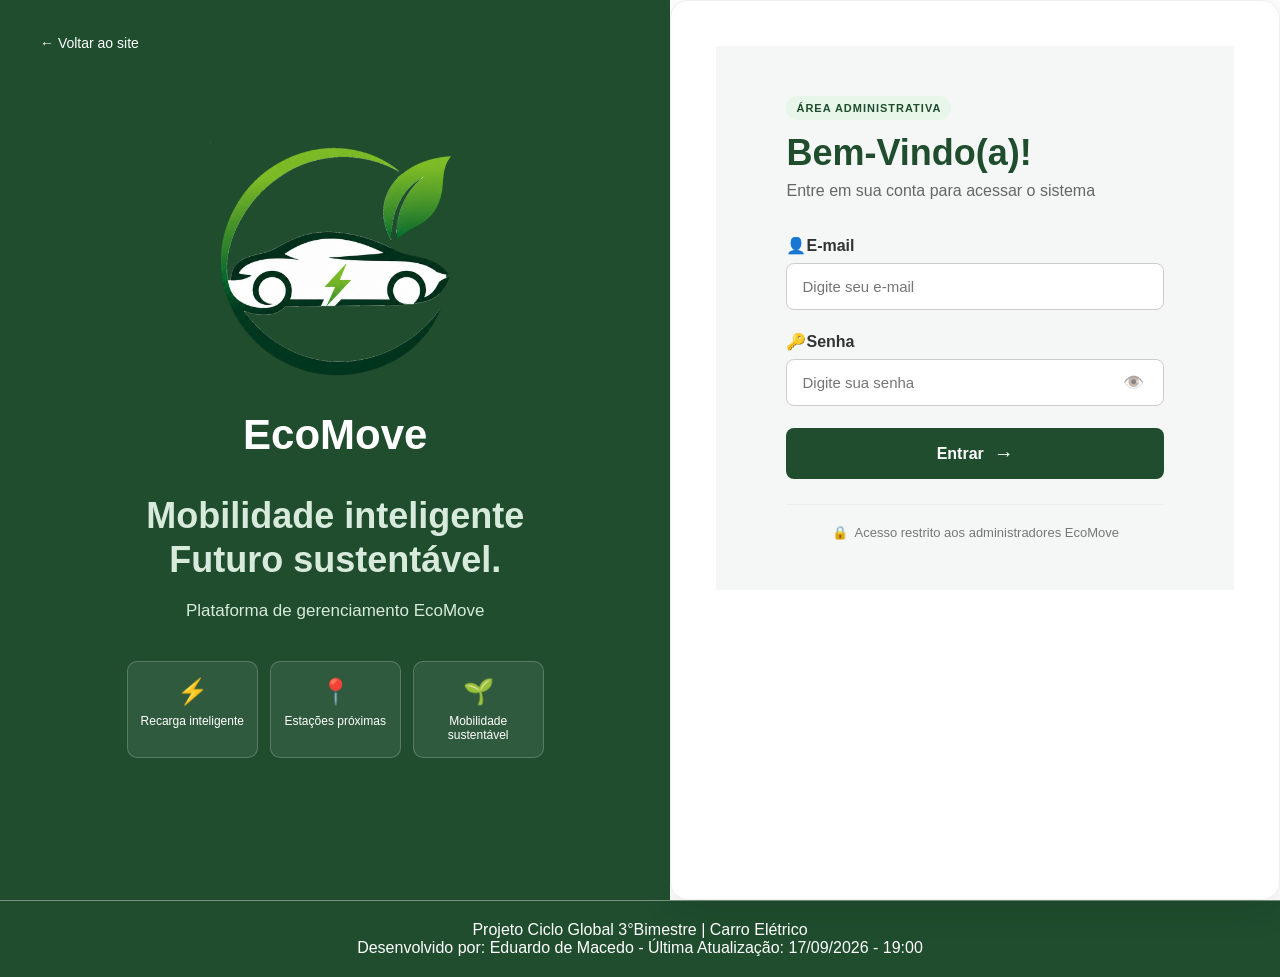
<file: login.html>
<!DOCTYPE html>
<html lang="pt-br">
<head>
    <meta charset="UTF-8">
    <meta name="viewport" content="width=device-width, initial-scale=1.0">
    <title>Login-EcoMove</title>
    <link rel="icon" type="image/png" href="img/logo.png">
    <link rel="stylesheet" href="css/style.css">
</head>
<body class="body-login">
    <main class="login-pagina">
        <section class="login-apresentacao">
            <a href="index.html" class="voltar-site">← Voltar ao site</a>
            <div class="login-marca">
                <img src="img/logo.png" alt="Logo EcoMove">
                <h1>EcoMove</h1>
                <h2>Mobilidade inteligente <br> Futuro sustentável.</h2>
                <p>Plataforma de gerenciamento EcoMove</p>
                <div class="login-recursos">

                    <div class="login-recurso">
                        <span>⚡</span>
                        <p>Recarga inteligente</p>
                    </div>

                    <div class="login-recurso">
                        <span>📍</span>
                        <p>Estações próximas</p>
                    </div>

                    <div class="login-recurso">
                        <span>🌱</span>
                        <p>Mobilidade sustentável</p>
                    </div>
                </div>
            </div>
        </section>
        <div class="login-box">
            <section class="login-area">
                <div class="login-formulario">
                    <span class="login-tag">ÁREA ADMINISTRATIVA</span>
                    <h2>Bem-Vindo(a)!</h2>
                    <p class="login-descricao">Entre em sua conta para acessar o sistema</p>
                    <p class="mensagem-erro" id="mensagemErro">E-mail ou senha incorretos!</p>
                    <form action="/login" method="POST">
                        <div class="campo-login">
                            <label for="email">👤E-mail</label>
                            <input type="email" id="email" name="email" placeholder="Digite seu e-mail" required>
                        </div>
                        <div class="campo-login">
                            <label for="senha">🔑Senha</label>
                            <div class="senha-container">
                                <input type="password" id="senha" name="senha" placeholder="Digite sua senha" required>
                                <button type="button" class="mostrar-senha" onclick="mostrarSenha()">👁️</button>
                            </div>
                        </div>
                        <button class="botao-login" type="submit">Entrar <span>→</span></button>
                    </form>
                    <div class="login-seguranca">
                        <span>🔒</span><p>Acesso restrito aos administradores EcoMove</p>
                    </div>
                </div>
            </section>
        </div>
    </main>
    <script>
        function mostrarSenha() {
            const senha = document.getElementById("senha");
            const botao = document.querySelector(".mostrar-senha");

            if (senha.type === "password") {
                senha.type = "text";
                botao.classList.add("ativo");
            }  
            else {
                senha.type = "password";
                botao.classList.remove("ativo");
            }
        }

        const parametros = new URLSearchParams(window.location.search);

        if (parametros.get("erro") === "1") {
            const mensagem = document.getElementById("mensagemErro");

            if (mensagem) {
                mensagem.style.display = "block";
            }
        }
    </script>
    <footer class="footer-login">
        <p>Projeto Ciclo Global 3°Bimestre | Carro Elétrico <br>
            Desenvolvido por: Eduardo de Macedo - Última Atualização: 17/09/2026 - 19:00</p>
    </footer>
</body>
</html>
</file>
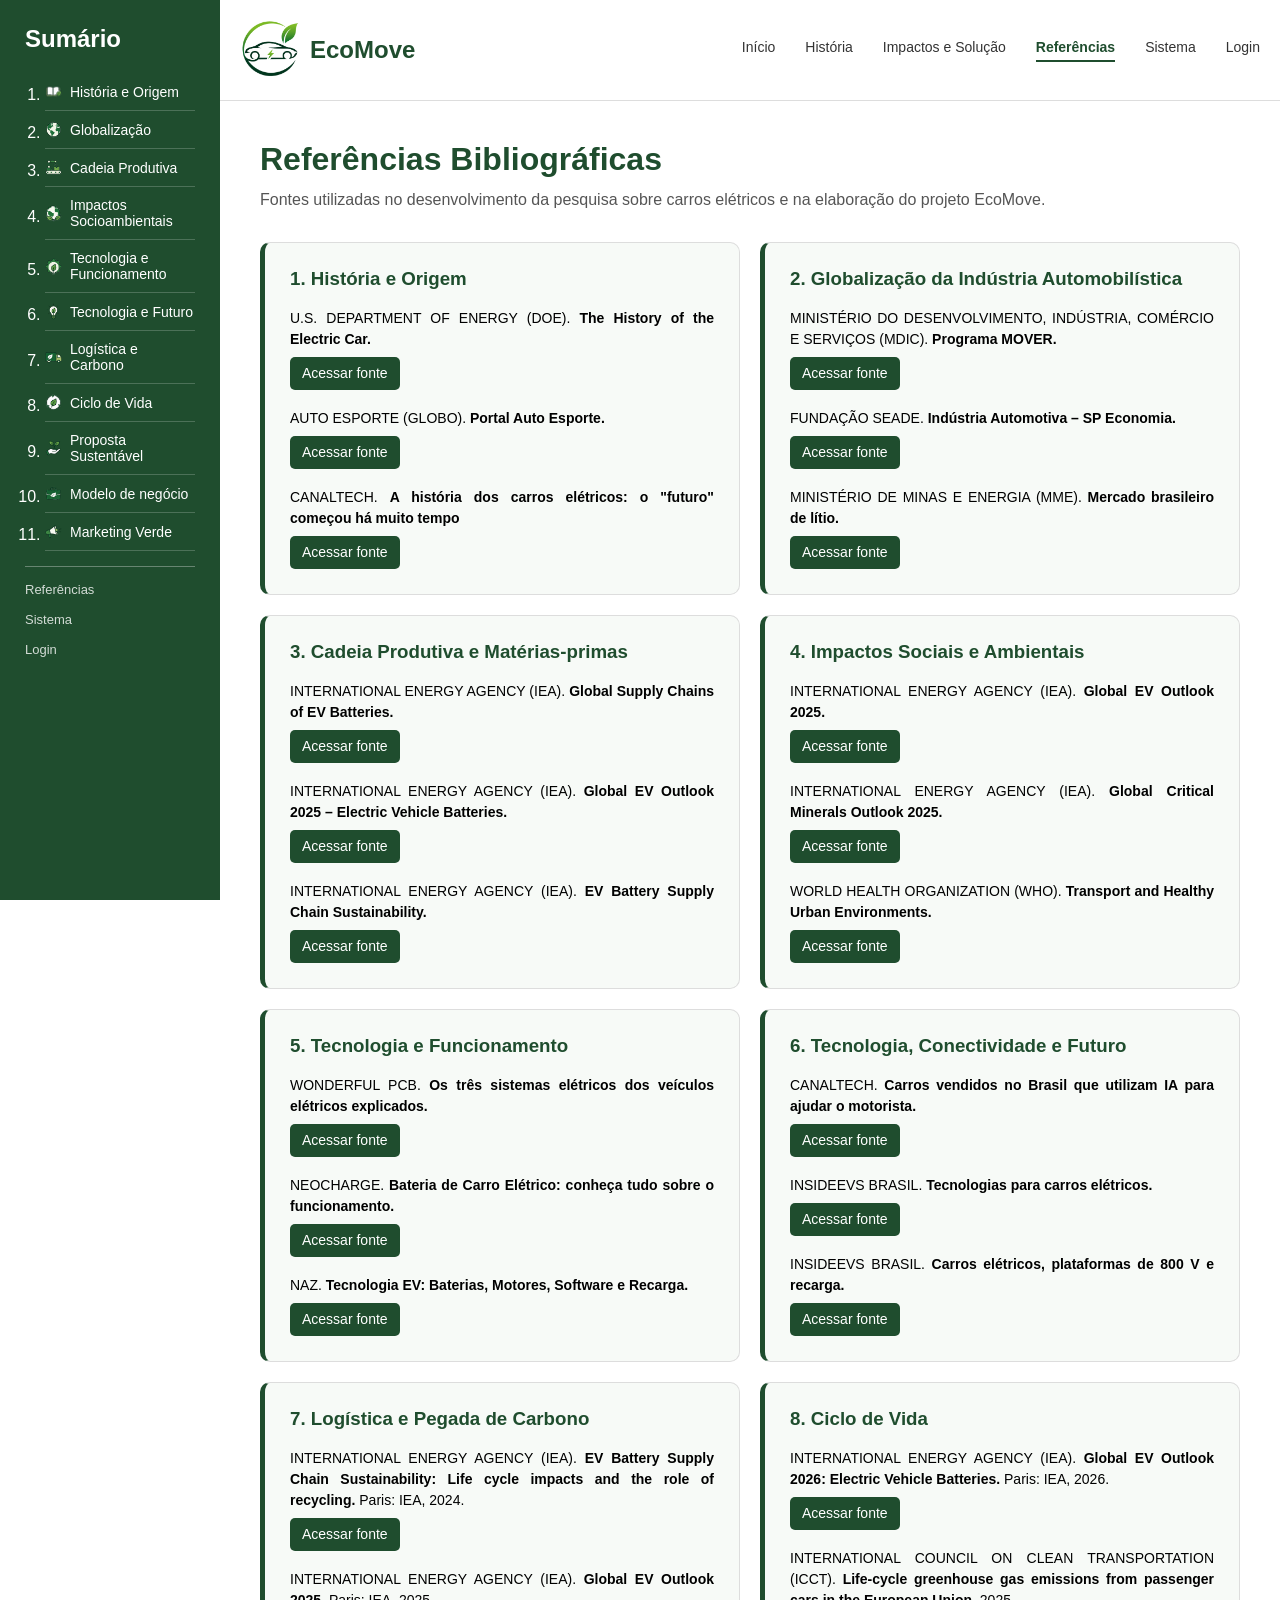
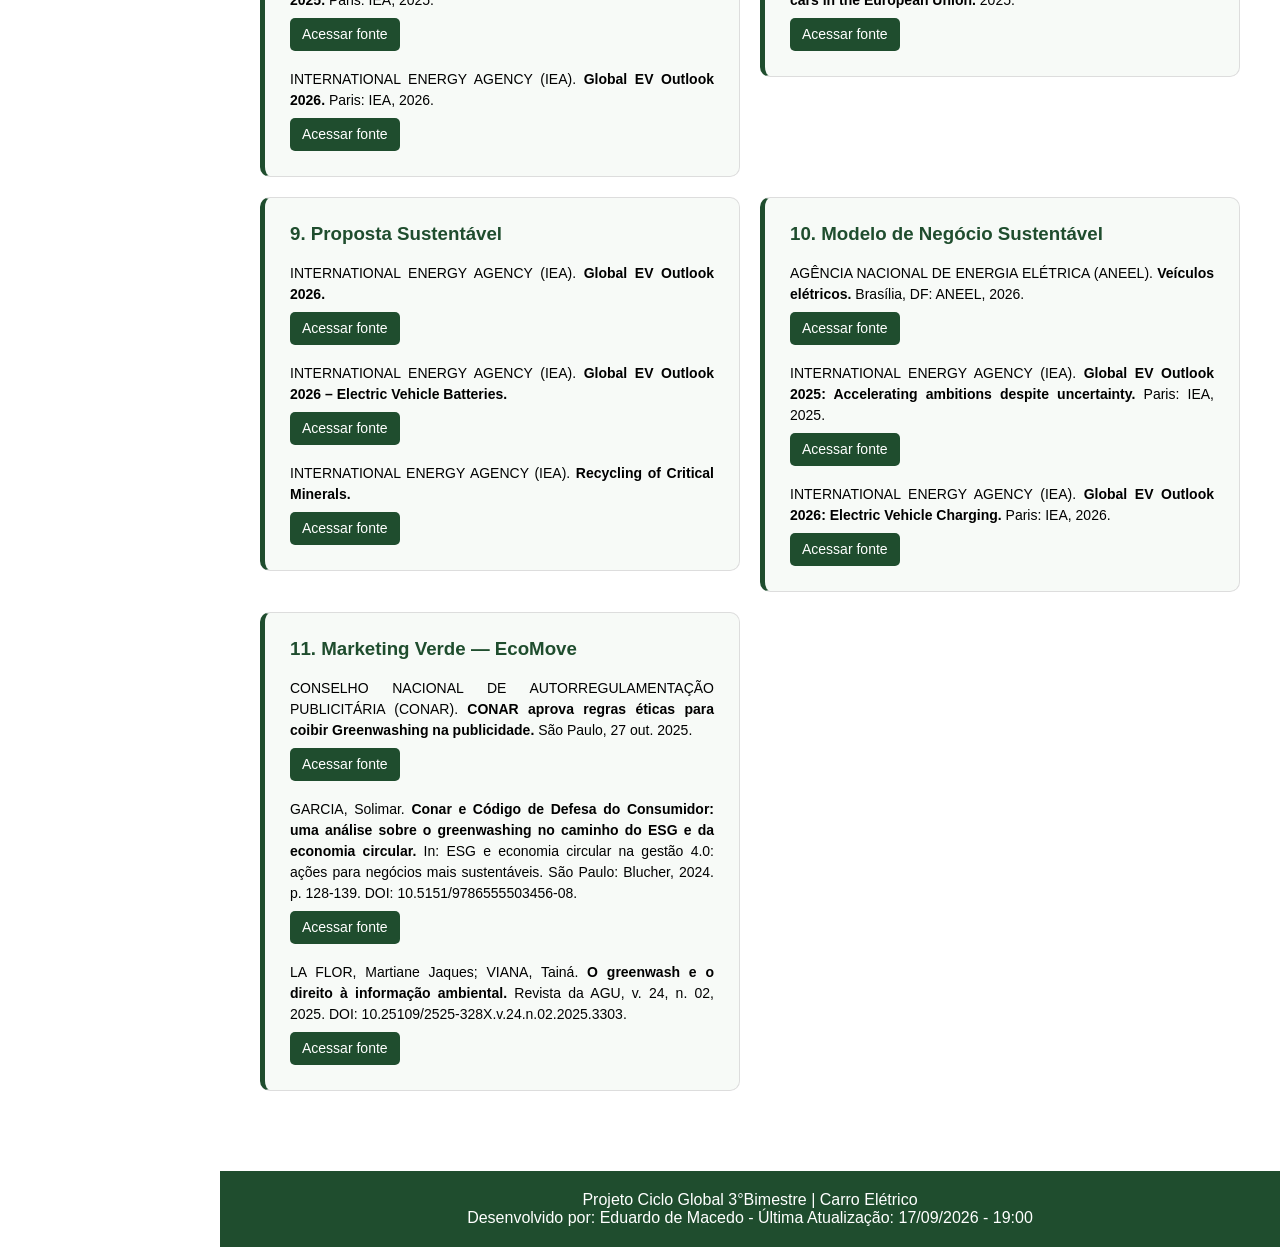
<file: referencias.html>
<!DOCTYPE html>
<html lang="pt-br">
<head>
    <meta charset="UTF-8">
    <meta name="viewport" content="width=device-width, initial-scale=1.0">
    <title>EcoMove</title>
    <link rel="icon" type="image/png" href="img/logo.png">
    <link rel="stylesheet" href="css/style.css">
</head>
<body>
    <header>
        <div class="logo">
            <img src="img/logo.png" alt="Logo EcoMove">
        <h1>EcoMove</h1>
        </div>
        <nav>
                <a href="index.html">Início</a>
                <a href="historia.html">História</a>
                <a href="impactos.html">Impactos e Solução</a>
                <a href="referencias.html" class="ativo">Referências</a>
                <a href="sistema.html">Sistema</a>
                <a href="login.html">Login</a>
        </nav>
    </header>
    <aside class="barra-lateral">
        <h2>Sumário</h2>
        <nav>
            <ol>
                <li><a href="historia.html#historia">
                    <img src="img/1.png" alt="">
                    História e Origem</a></li>
                <li><a href="historia.html#globalizacao">
                    <img src="img/2.png" alt="">
                    Globalização</a></li>
                <li><a href="historia.html#cadeia">
                    <img src="img/3.png" alt="">
                    Cadeia Produtiva</a></li>
                <li><a href="historia.html#impactos">
                    <img src="img/4.png" alt="">
                    Impactos Socioambientais</a></li>
                <li><a href="historia.html#tecnologia-producao">
                    <img src="img/5.png" alt="">
                    Tecnologia e Funcionamento</a></li>
                <li><a href="historia.html#tecnologia-futuro">
                    <img src="img/6.png" alt="">
                    Tecnologia e Futuro</a></li>
                <li><a href="impactos.html#logistica">
                    <img src="img/7.png" alt="">
                    Logística e Carbono</a></li>
                <li><a href="impactos.html#ciclo-vida">
                    <img src="img/8.png" alt="">
                    Ciclo de Vida</a></li>
                <li><a href="impactos.html#proposta">
                    <img src="img/9.png" alt="">
                    Proposta Sustentável</a></li>
                <li><a href="impactos.html#negocio">
                    <img src="img/10.png" alt="">
                    Modelo de negócio</a></li>
                <li><a href="impactos.html#marketing">
                    <img src="img/11.png" alt="">
                    Marketing Verde</a></li>
            </ol>
            <a href="referencias.html">Referências</a>
            <a href="sistema.html">Sistema</a>
            <a href="login.html">Login</a>
        </nav>
    </aside>

    <main class="pagina-referencias">

    <section class="cabecalho-referencias">
        <h2>Referências Bibliográficas</h2>
        <p>
            Fontes utilizadas no desenvolvimento da pesquisa sobre carros elétricos
            e na elaboração do projeto EcoMove.
        </p>
    </section>

    <section class="lista-referencias">

        <article class="grupo-referencias">
            <h3>1. História e Origem</h3>

            <p>
                U.S. DEPARTMENT OF ENERGY (DOE).
                <b>The History of the Electric Car.</b>
                <a href="https://www.energy.gov/articles/history-electric-car"
                   target="_blank">Acessar fonte</a>
            </p>

            <p>
                AUTO ESPORTE (GLOBO).
                <b>Portal Auto Esporte.</b>
                <a href="https://autoesporte.globo.com/"
                   target="_blank">Acessar fonte</a>
            </p>

            <p>
                CANALTECH.
                <b>A história dos carros elétricos: o "futuro" começou há muito tempo</b>
                <a href="https://canaltech.com.br/carros/historia-carros-eletricos-202306/"
                   target="_blank">Acessar fonte</a>
            </p>
        </article>


        <article class="grupo-referencias">
            <h3>2. Globalização da Indústria Automobilística</h3>

            <p>
                MINISTÉRIO DO DESENVOLVIMENTO, INDÚSTRIA, COMÉRCIO E SERVIÇOS (MDIC).
                <b>Programa MOVER.</b>
                <a href="https://www.gov.br/mdic/pt-br/assuntos/sdic/setor-automotivo/programa-mover"
                   target="_blank">Acessar fonte</a>
            </p>

            <p>
                FUNDAÇÃO SEADE.
                <b>Indústria Automotiva – SP Economia.</b>
                <a href="https://economia.seade.gov.br/wp-content/uploads/2025/02/SP-economia-desafio-setor-automotivo-estado-sao-paulo.pdf"
                   target="_blank">Acessar fonte</a>
            </p>

            <p>
                MINISTÉRIO DE MINAS E ENERGIA (MME).
                <b>Mercado brasileiro de lítio.</b>
                <a href="https://www.gov.br/mme/pt-br/assuntos/noticias/decreto-promove-a-abertura-e-dinamizacao-do-mercado-brasileiro-de-litio"
                   target="_blank">Acessar fonte</a>
            </p>
        </article>


        <article class="grupo-referencias">
            <h3>3. Cadeia Produtiva e Matérias-primas</h3>

            <p>
                INTERNATIONAL ENERGY AGENCY (IEA).
                <b>Global Supply Chains of EV Batteries.</b>
                <a href="https://www.iea.org/reports/global-supply-chains-of-ev-batteries"
                   target="_blank">Acessar fonte</a>
            </p>

            <p>
                INTERNATIONAL ENERGY AGENCY (IEA).
                <b>Global EV Outlook 2025 – Electric Vehicle Batteries.</b>
                <a href="https://www.iea.org/reports/global-ev-outlook-2025/electric-vehicle-batteries"
                   target="_blank">Acessar fonte</a>
            </p>

            <p>
                INTERNATIONAL ENERGY AGENCY (IEA).
                <b>EV Battery Supply Chain Sustainability.</b>
                <a href="https://www.iea.org/reports/ev-battery-supply-chain-sustainability"
                   target="_blank">Acessar fonte</a>
            </p>
        </article>


        <article class="grupo-referencias">
            <h3>4. Impactos Sociais e Ambientais</h3>

            <p>
                INTERNATIONAL ENERGY AGENCY (IEA).
                <b>Global EV Outlook 2025.</b>
                <a href="https://www.iea.org/reports/global-ev-outlook-2025"
                   target="_blank">Acessar fonte</a>
            </p>

            <p>
                INTERNATIONAL ENERGY AGENCY (IEA).
                <b>Global Critical Minerals Outlook 2025.</b>
                <a href="https://www.iea.org/reports/global-critical-minerals-outlook-2025"
                   target="_blank">Acessar fonte</a>
            </p>

            <p>
                WORLD HEALTH ORGANIZATION (WHO).
                <b>Transport and Healthy Urban Environments.</b>
                <a href="https://www.who.int/teams/environment-climate-change-and-health/healthy-urban-environments/transport/strategies"
                   target="_blank">Acessar fonte</a>
            </p>
        </article>


        <article class="grupo-referencias">
            <h3>5. Tecnologia e Funcionamento</h3>

            <p>
                WONDERFUL PCB.
                <b>Os três sistemas elétricos dos veículos elétricos explicados.</b>
                <a href="https://www.wonderfulpcb.com/pt/blog/three-electric-systems-of-electric-vehicles-explained/"
                   target="_blank">Acessar fonte</a>
            </p>

            <p>
                NEOCHARGE.
                <b>Bateria de Carro Elétrico: conheça tudo sobre o funcionamento.</b>
                <a href="https://www.neocharge.com.br/tudo-sobre/carro-eletrico/bateria-veiculo-eletrico"
                   target="_blank">Acessar fonte</a>
            </p>

            <p>
                NAZ.
                <b>Tecnologia EV: Baterias, Motores, Software e Recarga.</b>
                <a href="https://naz.com.br/blog/tecnologia-ev-baterias-motores-software-recarga-2026-03-18"
                   target="_blank">Acessar fonte</a>
            </p>
        </article>


        <article class="grupo-referencias">
            <h3>6. Tecnologia, Conectividade e Futuro</h3>

            <p>
                CANALTECH.
                <b>Carros vendidos no Brasil que utilizam IA para ajudar o motorista.</b>
                <a href="https://canaltech.com.br/carros/5-carros-vendidos-no-brasil-que-ja-utilizam-ia-para-ajudar-o-motorista/"
                   target="_blank">Acessar fonte</a>
            </p>

            <p>
                INSIDEEVS BRASIL.
                <b>Tecnologias para carros elétricos.</b>
                <a href="https://insideevs.uol.com.br/features/786935/china-tecnologias-carro-eletrico-2030/"
                   target="_blank">Acessar fonte</a>
            </p>

            <p>
                INSIDEEVS BRASIL.
                <b>Carros elétricos, plataformas de 800 V e recarga.</b>
                <a href="https://insideevs.uol.com.br/features/801312/carros-eletricos-800v-plataforma-recarga/"
                   target="_blank">Acessar fonte</a>
            </p>
        </article>


        <article class="grupo-referencias">
            <h3>7. Logística e Pegada de Carbono</h3>

            <p>
                INTERNATIONAL ENERGY AGENCY (IEA).
                <b>EV Battery Supply Chain Sustainability:
                Life cycle impacts and the role of recycling.</b>
                Paris: IEA, 2024.

                <a href="https://www.iea.org/reports/ev-battery-supply-chain-sustainability"
                target="_blank">
                    Acessar fonte
                </a>
            </p>

            <p>
                INTERNATIONAL ENERGY AGENCY (IEA).
                <b>Global EV Outlook 2025.</b>
                Paris: IEA, 2025.

                <a href="https://www.iea.org/reports/global-ev-outlook-2025"
                target="_blank">
                    Acessar fonte
                </a>
            </p>

            <p>
                INTERNATIONAL ENERGY AGENCY (IEA).
                <b>Global EV Outlook 2026.</b>
                Paris: IEA, 2026.

                <a href="https://www.iea.org/reports/global-ev-outlook-2026"
                target="_blank">
                    Acessar fonte
                </a>
            </p>

        </article>


        <article class="grupo-referencias">
            <h3>8. Ciclo de Vida</h3>

            <p>
                INTERNATIONAL ENERGY AGENCY (IEA).
                <b>Global EV Outlook 2026: Electric Vehicle Batteries.</b>
                Paris: IEA, 2026.
                <a href="https://www.iea.org/reports/global-ev-outlook-2026/electric-vehicle-batteries"
                   target="_blank">Acessar fonte</a>
            </p>

            <p>
                INTERNATIONAL COUNCIL ON CLEAN TRANSPORTATION (ICCT).
                <b>Life-cycle greenhouse gas emissions from passenger cars in the European Union.</b>
                2025.
                <a href="https://theicct.org/wp-content/uploads/2025/07/ID-392-%E2%80%93-Life-cycle-GHG_report_final.pdf"
                   target="_blank">Acessar fonte</a>
            </p>
        </article>


        <article class="grupo-referencias">
            <h3>9. Proposta Sustentável</h3>

            <p>
                INTERNATIONAL ENERGY AGENCY (IEA).
                <b>Global EV Outlook 2026.</b>
                <a href="https://www.iea.org/reports/global-ev-outlook-2026"
                   target="_blank">Acessar fonte</a>
            </p>

            <p>
                INTERNATIONAL ENERGY AGENCY (IEA).
                <b>Global EV Outlook 2026 – Electric Vehicle Batteries.</b>
                <a href="https://www.iea.org/reports/global-ev-outlook-2026/electric-vehicle-batteries"
                   target="_blank">Acessar fonte</a>
            </p>

            <p>
                INTERNATIONAL ENERGY AGENCY (IEA).
                <b>Recycling of Critical Minerals.</b>
                <a href="https://www.iea.org/reports/recycling-of-critical-minerals"
                   target="_blank">Acessar fonte</a>
            </p>
        </article>


        <article class="grupo-referencias">
            <h3>10. Modelo de Negócio Sustentável</h3>

            <p>
                AGÊNCIA NACIONAL DE ENERGIA ELÉTRICA (ANEEL).
                <b>Veículos elétricos.</b>
                Brasília, DF: ANEEL, 2026.
                <a href="https://www.gov.br/aneel/pt-br/assuntos/veiculos-eletricos"
                   target="_blank">Acessar fonte</a>
            </p>

            <p>
                INTERNATIONAL ENERGY AGENCY (IEA).
                <b>Global EV Outlook 2025: Accelerating ambitions despite uncertainty.</b>
                Paris: IEA, 2025.
                <a href="https://www.iea.org/reports/global-ev-outlook-2025"
                   target="_blank">Acessar fonte</a>
            </p>

            <p>
                INTERNATIONAL ENERGY AGENCY (IEA).
                <b>Global EV Outlook 2026: Electric Vehicle Charging.</b>
                Paris: IEA, 2026.
                <a href="https://www.iea.org/reports/global-ev-outlook-2026/electric-vehicle-charging-chap-6-and-10"
                   target="_blank">Acessar fonte</a>
            </p>
        </article>

        <article class="grupo-referencias">
            <h3>11. Marketing Verde — EcoMove</h3>

            <p>
                CONSELHO NACIONAL DE AUTORREGULAMENTAÇÃO PUBLICITÁRIA (CONAR).
                <b>
                    CONAR aprova regras éticas para coibir Greenwashing
                    na publicidade.
                </b>
                São Paulo, 27 out. 2025.

                <a href="https://www.conar.org.br/noticias/conar-aprova-regras-eticas-para-coibir-i-greenwashing-i-na-publicidade"
                target="_blank">
                    Acessar fonte
                </a>
            </p>

            <p>
                GARCIA, Solimar.
                <b>
                Conar e Código de Defesa do Consumidor: uma análise sobre
                    o greenwashing no caminho do ESG e da economia circular.
                </b>
                In: ESG e economia circular na gestão 4.0: ações para negócios
                mais sustentáveis. São Paulo: Blucher, 2024. p. 128-139.
                DOI: 10.5151/9786555503456-08.

                <a href="https://openaccess.blucher.com.br/article-details/08-24278"
                target="_blank">
                    Acessar fonte
                </a>
            </p>

            <p>
                LA FLOR, Martiane Jaques; VIANA, Tainá.
                <b>
                    O greenwash e o direito à informação ambiental.
                </b>
                Revista da AGU, v. 24, n. 02, 2025.
                DOI: 10.25109/2525-328X.v.24.n.02.2025.3303.

                <a href="https://revistaagu.agu.gov.br/index.php/AGU/article/view/3303"
                target="_blank">
                    Acessar fonte
                </a>
            </p>

        </article>

    </section>

</main>

    <footer>
        <p>Projeto Ciclo Global 3°Bimestre | Carro Elétrico <br>
            Desenvolvido por: Eduardo de Macedo - Última Atualização: 17/09/2026 - 19:00</p>
    </footer>
</body>
</html>
</file>
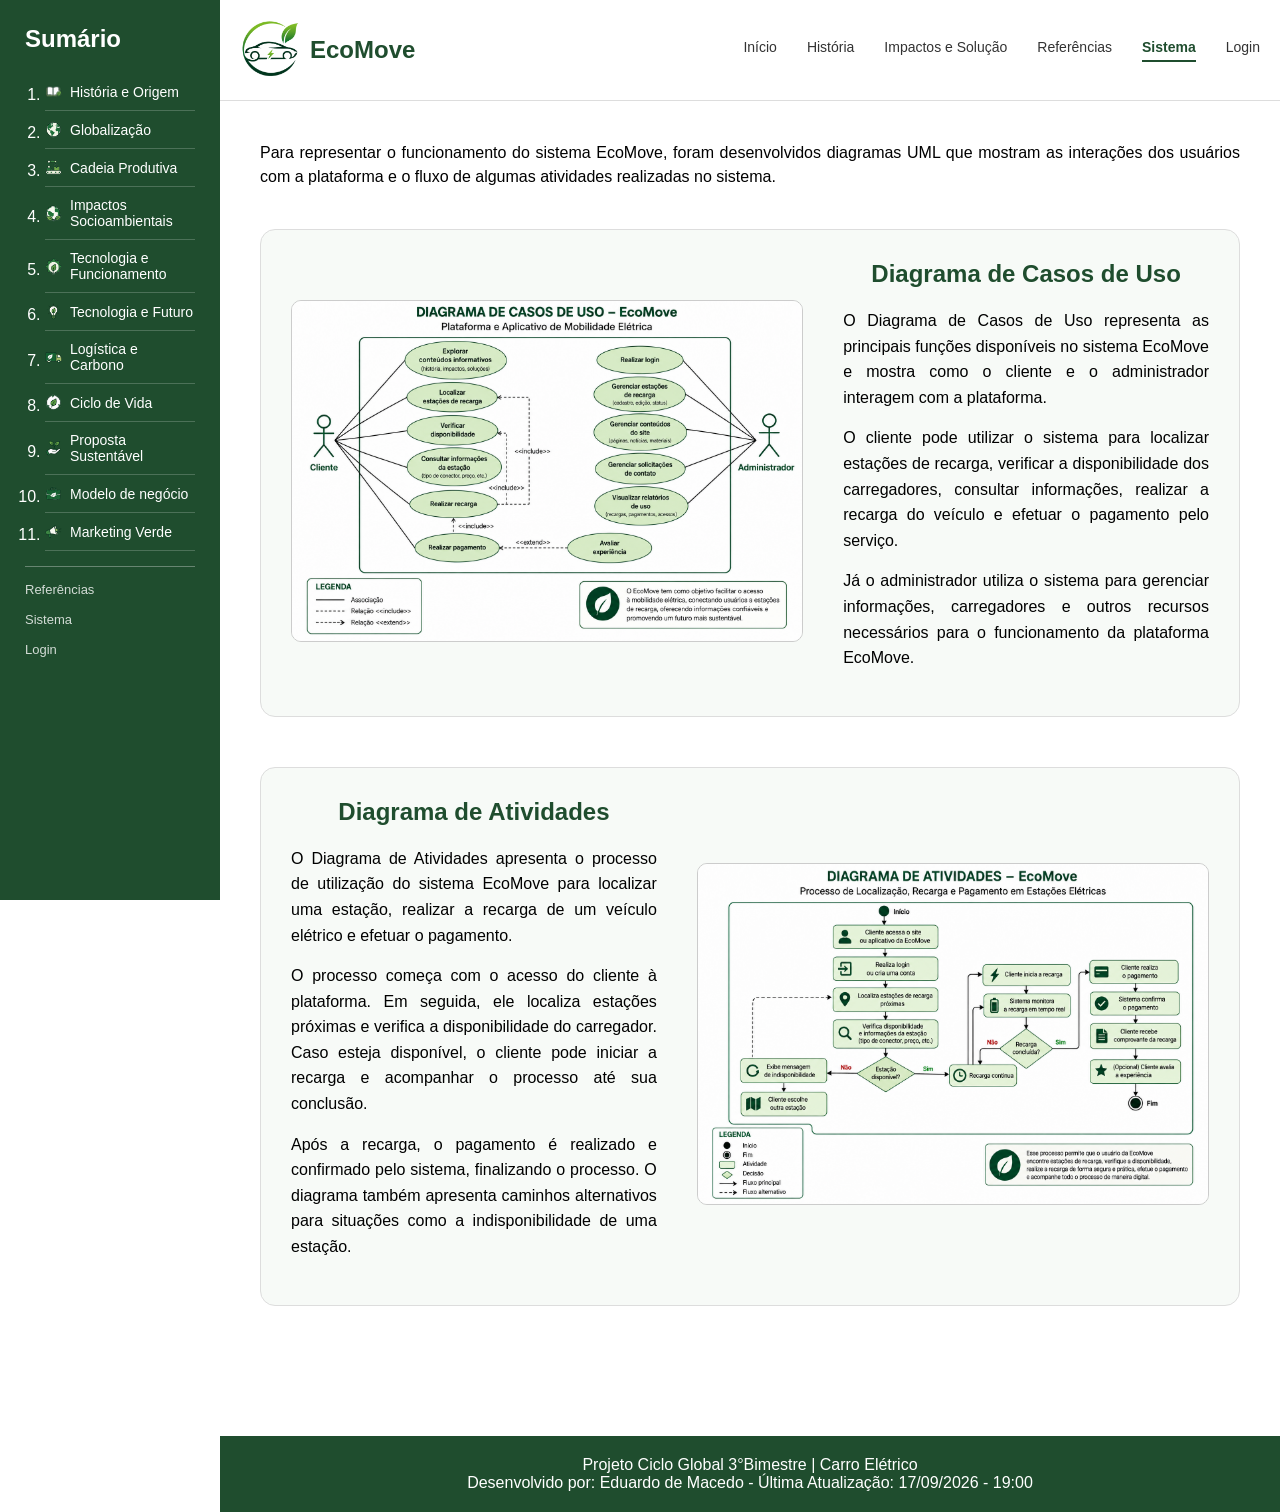
<file: sistema.html>
<!DOCTYPE html>
<html lang="pt-br">
<head>
    <meta charset="UTF-8">
    <meta name="viewport" content="width=device-width, initial-scale=1.0">
    <title>EcoMove</title>
    <link rel="icon" type="image/png" href="img/logo.png">
    <link rel="stylesheet" href="css/style.css">
</head>
<body>
    <header>
        <div class="logo">
            <img src="img/logo.png" alt="Logo EcoMove">
        <h1>EcoMove</h1>
        </div>
        <nav>
                <a href="index.html">Início</a>
                <a href="historia.html">História</a>
                <a href="impactos.html">Impactos e Solução</a>
                <a href="referencias.html">Referências</a>
                <a href="sistema.html" class="ativo">Sistema</a>
                <a href="login.html">Login</a>
        </nav>
    </header>
    <aside class="barra-lateral">
        <h2>Sumário</h2>
        <nav>
            <ol>
                <li><a href="historia.html#historia">
                    <img src="img/1.png" alt="">
                    História e Origem</a></li>
                <li><a href="historia.html#globalizacao">
                    <img src="img/2.png" alt="">
                    Globalização</a></li>
                <li><a href="historia.html#cadeia">
                    <img src="img/3.png" alt="">
                    Cadeia Produtiva</a></li>
                <li><a href="historia.html#impactos">
                    <img src="img/4.png" alt="">
                    Impactos Socioambientais</a></li>
                <li><a href="historia.html#tecnologia-producao">
                    <img src="img/5.png" alt="">
                    Tecnologia e Funcionamento</a></li>
                <li><a href="historia.html#tecnologia-futuro">
                    <img src="img/6.png" alt="">
                    Tecnologia e Futuro</a></li>
                <li><a href="impactos.html#logistica">
                    <img src="img/7.png" alt="">
                    Logística e Carbono</a></li>
                <li><a href="impactos.html#ciclo-vida">
                    <img src="img/8.png" alt="">
                    Ciclo de Vida</a></li>
                <li><a href="impactos.html#proposta">
                    <img src="img/9.png" alt="">
                    Proposta Sustentável</a></li>
                <li><a href="impactos.html#negocio">
                    <img src="img/10.png" alt="">
                    Modelo de negócio</a></li>
                <li><a href="impactos.html#marketing">
                    <img src="img/11.png" alt="">
                    Marketing Verde</a></li>
            </ol>
            <a href="referencias.html">Referências</a>
            <a href="sistema.html">Sistema</a>
            <a href="login.html">Login</a>
        </nav>
    </aside>

    <main>
        <section class="sistema-intro">
            <p>Para representar o funcionamento do sistema EcoMove, foram desenvolvidos diagramas UML que mostram as interações dos usuários com a plataforma e o fluxo de algumas atividades realizadas no sistema.</p>
        </section>
        <section class="diagrama-sistema">
            <div class="imagem-diagrama">
                <img src="diagramas/diagrama-casos-uso.png" alt="Diagrama de Casos de Uso do Sistema EcoMove">
            </div>
            <div class="texto-diagrama">
                <h2>Diagrama de Casos de Uso</h2>
                <p>O Diagrama de Casos de Uso representa as principais funções disponíveis no sistema EcoMove e mostra como o cliente e o administrador interagem com a plataforma.</p>
                <p>O cliente pode utilizar o sistema para localizar estações de recarga, verificar a disponibilidade dos carregadores, consultar informações, realizar a recarga do veículo e efetuar o pagamento pelo serviço.</p>
                <p>Já o administrador utiliza o sistema para gerenciar informações, carregadores e outros recursos necessários para o funcionamento da plataforma EcoMove.</p>
            </div>
        </section>
        <section class="diagrama-sistema invertido">
            <div class="imagem-diagrama">
                <img src="diagramas/diagrama-atividade.png" alt="Diagrama de Atividade do Sistema EcoMove">
            </div>
            <div class="texto-diagrama">
                <h2>Diagrama de Atividades</h2>
                <p>O Diagrama de Atividades apresenta o processo de utilização do sistema EcoMove para localizar uma estação, realizar a recarga de um veículo elétrico e efetuar o pagamento.</p>
                <p>O processo começa com o acesso do cliente à plataforma. Em seguida, ele localiza estações próximas e verifica a disponibilidade do carregador. Caso esteja disponível, o cliente pode iniciar a recarga e acompanhar o processo até sua conclusão.</p>
                <p>Após a recarga, o pagamento é realizado e confirmado pelo sistema, finalizando o processo. O diagrama também apresenta caminhos alternativos para situações como a indisponibilidade de uma estação.</p>
            </div>
        </section>
    </main>

    <footer>
        <p>Projeto Ciclo Global 3°Bimestre | Carro Elétrico <br>
            Desenvolvido por: Eduardo de Macedo - Última Atualização: 17/09/2026 - 19:00</p>
    </footer>
</body>
</html>
</file>
<file: css/style.css>
/*Geral*/

*{
    margin: 0;
    padding: 0;
    box-sizing: border-box;
}

body{
    font-family:arial, sans-serif;
}

header{
    display: flex;
    justify-content: space-between;
    align-items: center;

    padding: 20px 20px;
    margin-left: 220px;

    border-bottom: 1px solid #ddd;
}

header h1{
    font-size: 24px;
    color: #1f4d2e;
}

header nav{
    display: flex;
    gap: 30px;
}

header nav a{
    text-decoration: none;
    color: #333;
    font-size: 14px;
    transition: 0.2s;
}

header nav a.ativo{
    color: #1f4d2e;
    font-weight: bold;
    border-bottom: 2px solid #1f4d2e;
    padding-bottom: 5px;
}

header nav a:hover{
    color: #1f4d2e;
    transform: scale(1.08);
}

aside{
    width: 220px;
    padding: 25px;
    
    position:fixed;
    left: 0;
    top: 0;
    overflow-y: auto;

    height: 100vh;
    background-color: #1f4d2e;
    color: white;
}

.barra-lateral::-webkit-scrollbar {
    width: 3px;
}

.barra-lateral::-webkit-scrollbar-track{
    background: transparent;
}

.barra-lateral::-webkit-scrollbar-thumb {
  background: transparent;
}

main{
    padding: 40px;

    margin-left: 220px;
}

aside h2{
    margin-bottom: 20px;
}

aside a{
    color: white;
    text-decoration: none;
    transition: 0.2s;
}

aside ol{
    padding-left: 20px;
}

aside ol + a{
    border-top: 1px solid rgba(255, 255, 255, 0.4);
    padding-top: 15px;
    margin-top: 15px;
}

aside li{
    padding: 10px 0;
    border-bottom: 1px solid rgba(255, 255, 255, 0.20);
}

aside li a{
    font-size: 14px;
    display: flex;
    align-items: center;
    gap: 8px;
}

aside li a img{
    width: 17px;
    height: 17px;
    object-fit: contain;
    flex-shrink: 0;
}

aside nav > a{
    display: block;
    margin-top: 15px;
    font-size: 13px;
    opacity: 0.8;
}

aside a:hover{
    color:#b7e4c7;
    padding-left: 4px;
}

body:has(#historia:target) aside a[href="historia.html#historia"],
body:has(#globalizacao:target) aside a[href="historia.html#globalizacao"],
body:has(#cadeia:target) aside a[href="historia.html#cadeia"],
body:has(#impactos:target) aside a[href="historia.html#impactos"],
body:has(#tecnologia-producao:target) aside a[href="historia.html#tecnologia-producao"],
body:has(#tecnologia-futuro:target) aside a[href="historia.html#tecnologia-futuro"],
body:has(#logistica:target) aside a[href="impactos.html#logistica"],
body:has(#ciclo-vida:target) aside a[href="impactos.html#ciclo-vida"],
body:has(#proposta:target) aside a[href="impactos.html#proposta"],
body:has(#negocio:target) aside a[href="impactos.html#negocio"],
body:has(#marketing:target) aside a[href="impactos.html#marketing"]{
    background-color: rgba(255, 255, 255, 0.15);
    border-left: 4px solid #b7e4c7;
    padding-left: 10px;
}

/*index*/

.capa{
    display: flex;
    align-items: center;
    gap: 40px;
}

.capa img{
    width: 100%;
    height: auto;
    border-radius: 10px;
    box-shadow: 0 4px 10px #000000;
}

.capa div:first-child{
    flex: 1;
    min-width: 350px;
}

.capa div:last-child{
    flex: 1.5;
}

.capa h2{
    font-size: 48px;
    color: #1f4d2e;
    margin-bottom: 10px;
}

.capa h3{
    font-size: 24px;
    margin-bottom: 20px;
}

.capa p{
    font-size: 16px;
    line-height: 1.5;
    margin-bottom: 25px;
}

.capa a{
    display: inline-block;
    background-color: #1f4d2e;
    color: white;
    text-decoration: none;

    padding: 12px 20px;
    border-radius: 6px;

    transition: 0.3s;
}

.capa a:hover{
    background-color: #b7e4c7;
    color: #1f4d2e;

    transform: scale(1.1);
}

.destaques{
    display: flex;
    gap: 20px;
    margin-top: 30px;
}

.destaques article{
    flex: 1;
    padding: 20px;

    border: 1px solid #ddd;
    border-radius: 8px;
    background-color: #f7faf7;

    transition: 0.3s;
}

.destaques article:hover{
    transform: translateY(-5px);
    box-shadow: 0 4px 10px #cccccc;
}

.destaques h3{
    color: #1f4d2e;
    margin-bottom: 10px;
}

.destaques p{
    line-height: 1.5;
}

.logo{
    display: flex;
    align-items: center;
    gap: 10px;
}

.logo img{
    width: 60px;
    height: 60px;
    object-fit: contain;
}

footer{
    text-align: center;
    padding: 20px;
    margin-top: 40px;
    margin-left: 220px;
    background-color: #1f4d2e;
    color: white;
}

/*História*/

#historia{
    align-items: center;
    gap: 40px;
}

.imagem-historia{
    float: right;
    width: 45%;
    height: auto;
    margin-left: 30px;
    margin-bottom: 20px;
    border-radius: 10px;
    box-shadow: 0 4px 10px #000000;
}

#historia > p{
    line-height: 1.5;
    text-align: justify;
    margin-bottom: 15px;
}

main section h2{
    color: #1f4d2e;
    margin-bottom: 20px;
}

.imagem-globalizacao{
    float: left;
    width: 45%;
    height: auto;
    margin-right: 30px;
    margin-bottom: 20px;
    border-radius: 10px;
    box-shadow: 0 4px 10px #000000;
}

#globalizacao > p{
    line-height: 1.5;
    text-align: justify;
    margin-bottom: 15px;
}

.impactos-container {
    display: grid;

    grid-template-columns: 1fr 1fr;

    gap: 30px;

    margin-top: 30px;
}



.impacto {
    padding: 18px;
    border-radius: 15px;
    border: 3px solid;
}




.positivo {
    background-color: #e8f7eb;
    border-color: #9bd5a5;
}



.negativo {
    background-color: #fce8e8;

    border-color: #e5a0a0;
}




.impacto-titulo {
    display: flex;

    align-items: center;

    gap: 15px;

    margin-bottom: 25px;
}


.impacto-titulo h3 {
    margin: 0;

    border: none;

    font-size: 20px;
}




.positivo .impacto-titulo h3 {
    color: #176b2d;
}



.negativo .impacto-titulo h3 {
    color: #b52b2b;
}



.icone-positivo{
    width: 48px;
    height: 48px;

    min-width: 48px;

    border-radius: 50%;

    display: flex;

    align-items: center;

    justify-content: center;

    color: #176b2d;

    font-size: 30px;

    font-weight: bold;

    font-family: Arial, sans-serif;
}

.icone-negativo{
    width: 48px;
    height: 48px;

    min-width: 48px;

    border-radius: 50%;

    display: flex;

    align-items: center;

    justify-content: center;

    color: #b52b2b;

    font-size: 30px;

    font-weight: bold;

    font-family: Arial, sans-serif;
}


.positivo-icone {
    background-color: #32a852;
}


.negativo-icone {
    background-color: #df3c32;
}




.impacto-item {
    background-color: rgba(255, 255, 255, 0.8);

    padding: 14px;

    margin-bottom: 10px;

    border-radius: 10px;

    border: 1px solid rgba(0, 0, 0, 0.06);
}


.impacto-item h4 {
    margin-top: 0;

    margin-bottom: 7px;

    font-size: 16px;
}


.positivo .impacto-item h4 {
    color: #176b2d;
}


.negativo .impacto-item h4 {
    color: #b52b2b;
}


.impacto-item p {
    margin: 0;
    text-align: justify;
    line-height: 1.5;
}




.impacto-item {
    transition: transform 0.2s ease,
                box-shadow 0.2s ease;
}


.impacto-item:hover {
    transform: translateY(-3px);

    box-shadow: 0 4px 12px rgba(0, 0, 0, 0.10);
}



@media (max-width: 900px) {

    .impactos-container {
        grid-template-columns: 1fr;
    }

}


@media (max-width: 600px) {

    .impacto {
        padding: 18px;
    }

    .impacto-titulo h3 {
        font-size: 20px;
    }

    .impacto-item h4 {
        font-size: 14px;
    }

}

#tecnologia-futuro > p{
    line-height: 1.4;
    text-align: justify;
    margin-bottom: 15px;
}

.imagem-futuro{
    float: left;
    width: 45%;
    height:auto;
    margin-right: 30px;
    margin-bottom: 20px;
    border-radius: 10px;
    box-shadow: 0 4px 10px #000000;
}

.cadeia-produtiva{
    display: grid;
    grid-template-columns: repeat(3, 1fr);
    grid-template-rows: repeat(2, 1fr);
    gap: 50px 60px;
    margin-top: 30px;
}

.etapa-cadeia{
    width: auto;
    min-width: 0;
    padding: 20px;
    text-align: center;
    background-color: #f7faf7;
    border: 1px solid;
    border-color: #1f4d2e;
    border-radius: 12px;
    transition: 0.3s;
    position: relative;
}

.etapa-cadeia img{
    width: 115px;
    height: 115px;
    object-fit: contain;
    margin-bottom: 10px;
}

.etapa-cadeia h3{
    color: #1f4d2e;
    margin-bottom: 10px;
}

.etapa-cadeia p{
    font-size: 14px;
    line-height: 1.4;
}

.seta-cadeia{
    color: #1f4d2e;
    font-size: 28px;
    font-weight: bold;
}

.etapa-cadeia:hover{
    transform: translateY(-5px);
    box-shadow: 0 5px 12px #cccccc;
}

.etapa-cadeia:nth-of-type(1){
    grid-column: 1;
    grid-row: 1;
}
.etapa-cadeia:nth-of-type(2){
    grid-column: 2;
    grid-row: 1;
}
.etapa-cadeia:nth-of-type(3){
    grid-column: 3;
    grid-row: 1;
}
.etapa-cadeia:nth-of-type(6){
    grid-column: 3;
    grid-row: 2;
}
.etapa-cadeia:nth-of-type(5){
    grid-column: 2;
    grid-row: 2;
}
.etapa-cadeia:nth-of-type(4){
    grid-column: 1;
    grid-row: 2;
}

.etapa-cadeia:nth-of-type(1)::after,
.etapa-cadeia:nth-of-type(2)::after{
    content: "🠖";
    position: absolute;
    right: -48px;
    top: 45%;

    font-size: 30px;
    color: #1f4d2e;
}

.etapa-cadeia:nth-of-type(3)::after{
    content: "🠗";
    position: absolute;
    bottom: -43px;
    left: 50%;

    font-size: 30px;
    color: #1f4d2e;
}

.etapa-cadeia:nth-of-type(6)::after,
.etapa-cadeia:nth-of-type(5)::after{
    content: "🠔";
    position: absolute;
    left: -48px;
    top: 45%;

    font-size: 30px;
    color: #1f4d2e;
}

.tabela-tecnologia{
    width: 100%;
    border-collapse: separate;
    border-spacing: 0;
    margin-top: 30px;
    border-radius: 8px;
    overflow: hidden;
    text-align: center;
    border: 2px solid #1f4d2e;
}

.tabela-tecnologia th{
    background-color: #1f4d2e;
    color: white;
    padding: 18px;
    font-size: 17px;
    border: 0.2px solid #1f4d2e;
}

.tabela-tecnologia td{
    padding: 18px;
    border-bottom: 1px solid #ddd;
    line-height: 1.5;
    border: 0.2px solid #1f4d2e;
}

.tabela-tecnologia tr:nth-child(odd){
    background-color: white;
}

.tabela-tecnologia tr:nth-child(even){
    background-color: #f1f8f3;
}

.tabela-tecnologia td:first-child{
    width: 27%;
    color: #1f4d2e;
    font-weight: bold;
}

.tabela-tecnologia th:last-child,
.tabela-tecnologia td:last-child{
    border-right: none;
}

.tabela-tecnologia tr:last-child td{
    border-bottom: none;
}

.tabela-tecnologia tr{
    transition: 0.2s;
}

.tabela-tecnologia tr:not(:first-child):hover{
    background-color: #dff2e4;
}

.botao-proximo{
    display: block;
    width: fit-content;
    margin-top: 30px;
    margin-left: auto;
    padding: 12px 20px;
    background-color: #1f4d2e;
    color: #ffff;
    text-decoration: none;
    border-radius: 6px;
    transition: 0.3s;
}

.botao-proximo:hover{
    background-color: #b7e4c7;
    color: #1f4d2e;
    transform: scale(1.1);
}

/*Impactos e Solução*/

.introducao-logistica{
    line-height: 1.5;
    text-align: justify;
    margin-bottom: 30px;
}

.rota-logistica{
    display: flex;
    align-items: center;
    gap: 30px;
}

.etapa-logistica{
    flex: 1;
    padding: 10px;
    min-height: 190px;
    background-color: #f7faf7;
    border: 1px solid #1f4d2e;
    border-radius: 12px;
    text-align: center;
    transition: 0.3s;
}

.etapa-logistica h3{
    color: #1f4d2e;
    margin-bottom: 15px;
}

.etapa-logistica p{
    line-height: 1.4;
}

.etapa-logistica img{
    width: 200px;
    height: 200px;
    object-fit: contain;
    margin-bottom: 10px;
}

.etapa-logistica:hover{
    transform: translateY(-5px);
    box-shadow: 0 5px 12px #cccccc;
}

.seta-logistica{
    font-size: 30px;
    color: #1f4d2e;
    font-weight: bold;
}

.impactos-carbono{
    margin-top: 30px;
    padding: 25px;
    background-color: #fff3e0;
    border-left: 5px solid #e67e22;
    border-radius: 8px;
    margin-bottom: 45px
}

.impactos-carbono h3{
    margin-bottom: 10px;
    color: #b85c00;
}

.impactos-carbono p{
    line-height: 1.5;
    text-align: justify;
}

.ciclo-carro{
    display: grid;
    grid-template-columns: repeat(3, 300px);
    margin-top: 30px;
    justify-content: center;
    column-gap: 5px;
    row-gap: 40px;
}

.etapa-ciclo{
    padding: 35px;
    background-color: #f1f8f3;
    border: 1px solid #1f4d2e;
    border-radius: 50%;
    text-align: center;
    transition: 0.3s;
    aspect-ratio: 1/1;
    display: flex;
    flex-direction: column;
    justify-content: center;
    width: 300px;
    height: 300px;
    justify-self: center;
    align-items: center;
    text-align: center;
    overflow: visible;
    position: relative;
}

.etapa-ciclo h3{
    color: #1f4d2e;
    margin-bottom: 12px;
    font-size: 18px;
}

.etapa-ciclo p{
    line-height: 1.3;
    font-size: 12.6px;
    max-width: 240px;
    margin: 0 auto;
}

.etapa-ciclo:hover{
    transform: translateY(-5px);
    box-shadow: 0 5px #cccccc;
}

.introducao-ciclo{
    line-height: 1.5;
    text-align: justify;
    margin-bottom: 20px;
}

.conclusao-ciclo{
    margin-top: 25px;
    margin-bottom: 45px;
    padding: 25px;
    background-color: #e8f5e9;
    border-left: 5px solid #1f4d2e;
    border-radius: 8px;
}

.conclusao-ciclo h3{
    color: #1f4d2e;
    margin-bottom: 10px;
}

.conclusao-ciclo p{
    line-height: 1.5;
    text-align: justify;
}

.etapa-ciclo:nth-child(1){
    grid-column: 2;
    grid-row: 1;
}

.etapa-ciclo:nth-child(2){
    grid-column: 3;
    grid-row: 2;
}

.etapa-ciclo:nth-child(3){
    grid-column: 3;
    grid-row: 3;
}

.etapa-ciclo:nth-child(4){
    grid-column: 2;
    grid-row: 4;
}

.etapa-ciclo:nth-child(5){
    grid-column: 1;
    grid-row: 3;
}

.etapa-ciclo:nth-child(6){
    grid-column: 1;
    grid-row: 2;
}

.etapa-ciclo:nth-child(1)::after{
    content: "↘";
    position: absolute;
    right: -25px;
    bottom: 20px;
    font-size: 35px;
    color: #1f4d2e;
}

.etapa-ciclo:nth-child(2)::after{
    content: "↓";
    position: absolute;
    bottom: -35px;
    left: 50%;
    transform: translateX(-50%);
    font-size: 35px;
    color: #1f4d2e;
}

.etapa-ciclo:nth-child(3)::after{
    content: "↙";
    position: absolute;
    left: -25px;
    bottom: 20px;
    font-size: 35px;
    color: #1f4d2e;
}

.etapa-ciclo:nth-child(4)::after{
    content: "↖";
    position: absolute;
    left: -25px;
    top: 20px;
    font-size: 35px;
    color: #1f4d2e;
}

.etapa-ciclo:nth-child(5)::after{
    content: "↑";
    position: absolute;
    top: -45px;
    left: 50%;
    transform: translateX(-50%);
    font-size: 35px;
    color: #1f4d2e;
}

.etapa-ciclo:nth-child(6)::after{
    content: "↗";
    position: absolute;
    right: -25px;
    top: 20px;
    font-size: 35px;
    color: #1f4d2e;
}

.centro-ciclo{
    grid-column: 2;
    grid-row: 2 / 4;
    align-self: center;
    justify-self: center;
    width: 190px;
    height: 190px;
    border-radius: 50%;
    background-color: #d2ffd7;
    border: 2px solid #1f4d2e;
    display: flex;
    flex-direction: column;
    justify-content: center;
    align-items: center;
    text-align: center;
}

.centro-ciclo h3{
    color: #1f4d2e;
    font-size: 22px;
    margin-bottom: 5px;
}

.centro-ciclo p{
    font-size: 15px;
}

.proposta-sustentavel{
    display: grid;
    grid-template-columns: repeat(2, 1fr);
    gap: 30px;
    margin-top: 30px;
}

.proposta-card{
    display: flex;
    align-items: center;
    gap: 25px;
    padding: 30px;
    margin-bottom: 10px;
    margin-top: 15px;
    background-color: #f1f8f3;
    border: 1px solid #1f4d2e;
    border-radius: 15px;
    transition: 0.3s;
}

.proposta-card h3{
    color: #1f4d2e;
    margin-bottom: 15px;
}

.proposta-card p{
    line-height: 1.5;
    text-align: justify;
}

.proposta-card:hover{
    transform: translateY(-5px);
    box-shadow: 0 5px #cccccc;
}

.beneficios-proposta{
    margin-top: 30px;
    margin-bottom: 45px;
    padding: 30px;
    background-color: #e3f2fd;
    border: 1px solid #1565c0;
    border-radius: 12px;
}

.beneficios-proposta h3{
    color: #1565c0;
    margin-bottom: 10px;
}

.beneficios-proposta p{
    line-height: 1.5;
    text-align: justify;
}

.introducao-proposta{
    line-height: 1.5;
    text-align: justify;
}

.imagem-proposta{
    width: 280px;
    height: 170px;
    object-fit: cover;
    border-radius: 10px;
    flex-shrink: 0;
}

.introducao-negocio{
    line-height: 1.5;
    text-align: justify;
    margin-bottom: 30px;
}

.modelo-negocio{
    display: grid;
    grid-template-columns: repeat(4, 1fr);
    gap: 20px;
}

.negocio-card{
    padding: 25px 20px;
    background-color: #f1f8f3;
    border: 1px solid #1f4d2e;
    border-radius: 12px;
    text-align: center;
    transition: 0.3s;
}

.negocio-card > span{
    font-size: 35px;
    display: block;
    margin-bottom: 10px;
}

.negocio-card h3{
    color: #1f4d2e;
    margin-bottom: 12px;
}

.negocio-card p{
    font-size: 14px;
    line-height: 1.5;
}

.negocio-card:hover{
    transform: translateY(-5px);
    box-shadow: 0 5px #cccccc;
}

.funcionamento-ecomove{
    margin-top: 30px;
    margin-bottom: 45px;
    padding: 30px;
    background-color: #f1f8f3;
    border: 1px solid #1f4d2e;
    border-radius: 12px;
}

.funcionamento-ecomove h3{
    color: #1f4d2e;
    margin-bottom: 10px;
}

.funcionamento-ecomove p{
    line-height: 1.5;
    margin-bottom: 25px;
}

.fluxo-ecomove{
    display: flex;
    align-items: center;
    justify-content: center;
    gap: 15px;
}

.fluxo-ecomove span{
    padding: 10px 16px;
    background-color: white;
    border: 1px solid #1f4d2e;
    border-radius: 20px;
    color: #1f4d2e;
    font-weight: bold;

    transition: 0.3s;
}

.fluxo-ecomove{
    color: #1f4d2e;
    font-size: 22px;
}

.fluxo-ecomove span:hover{
    background-color: #1f4d2e;
    color: white;
    transform: scale(1.1);
    cursor: pointer;
}

.introducao-marketing{
    line-height: 1.5;
    text-align: justify;
    margin-bottom: 30px;
}

.marketing-conteudo{
    display: grid;
    grid-template-columns: 1fr 1.3fr;
    gap: 30px;
    align-items: stretch;
}

.marketing-conteudo img{
    width: 100%;
    height: 100%;
    border-radius: 15px;
    min-height: 450px;
    object-fit: cover;
    box-shadow: 0 4px 10px #000000;
}

.marketing-informacoes{
    display: grid;
    grid-template-columns: repeat(2, 1fr);
    gap: 15px;
}

.marketing-informacoes article{
    padding: 20px;
    background-color: #f1f8f3;
    border: 1px solid #1f4d2e;
    border-radius: 12px;
    transition: 0.3s;
}

.marketing-informacoes article:hover{
    transform: translateY(-5px);
    box-shadow: 0 5px 12px #cccccc;
}

.marketing-informacoes h3{
    color: #1f4d2e;
    margin-bottom: 10px;
}

.marketing-informacoes p{
    line-height: 1.5;
    text-align: justify;
    font-size: 14px;
}

.slogan-marketing{
    font-weight: bold;
    font-style: italic;
    color: #1f4d2e;
}

.greenwashing{
    margin-top: 25px;
    padding: 25px;
    background-color: #fff3e0;
    border-left: 5px solid #e67e22;
    border-radius: 8px;
}

.greenwashing h3{
    color: #b85c00;
    margin-bottom: 10px;
}

.greenwashing p{
    line-height: 1.5;
    text-align: justify;
}

.conclusao-marketing{
    margin-top: 20px;
    margin-bottom: 45px;
    padding: 25px;
    background-color: #e8f5e9;
    border: 5px solid #1f4d2e;
    border-radius: 8px;
}

.conclusao-marketing h3{
    color: #1f4d2e;
    margin-bottom: 10px;
}

.conclusao-marketing p{
    line-height: 1.5;
    text-align: justify;
}

/* Referências */

.pagina-referencias{
    max-width: 1200px;
}

.cabecalho-referencias{
    margin-bottom: 30px;
}

.cabecalho-referencias h2{
    color: #1f4d2e;
    margin-bottom: 10px;
    font-size: 32px;
}

.cabecalho-referencias p{
    line-height: 1.5;
    text-align: justify;
    color: #555
}

.lista-referencias{
    display: grid;
    grid-template-columns: repeat(2, 1fr);
    gap: 20px;
    align-items: start;
}

.grupo-referencias{
    padding: 25px;
    background-color: #f7faf7;
    border: 1px solid #ddd;
    border-left: 5px solid #1f4d2e;
    border-radius: 10px;
    transition: 0.3s;
}

.grupo-referencias:hover{
    transform: translateY(-5px);
    box-shadow: 0 5px 12px #cccccc;
}

.grupo-referencias h3{
    color: #1f4d2e;
    margin-bottom: 18px;
}

.grupo-referencias p{
    line-height: 1.5;
    text-align: justify;
    font-size: 14px;
    margin-bottom: 18px;
}

.grupo-referencias p:last-child{
    margin-bottom: 0;
}

.grupo-referencias a{
    display: block;
    width: fit-content;
    margin-top: 7px;
    padding: 6px 12px;
    color: white;
    background-color: #1f4d2e;
    text-decoration: none;
    border-radius: 5px;
    transition: 0.3s;
}

.grupo-referencias a:hover{
    background-color: #b7e4c7;
    color: #1f4d2e;
    transform: scale(1.05);
}

/*Sistema*/

.sistema-intro{
    margin-bottom: 40px;
}

.sistema-intro h2{
    color: #1f4d2e;
    margin-bottom: 15px;
    font-size: 32px;
}

.sistema-intro p{
    line-height: 1.5;
    text-align: justify;
}

.diagrama-sistema{
    display: flex;
    align-items: center;
    gap: 40px;
    margin-bottom: 50px;
    padding: 30px;
    background-color: #f7faf7;
    border: 1px solid #ddd;
    border-radius: 15px;
}

.imagem-diagrama{
    flex: 1.4;
    min-width: 0;
}

.imagem-diagrama img{
    width: 100%;
    height: auto;
    border-radius: 10px;
    border: 1px solid #ccc;
    transition: 0.3s;
}

.imagem-diagrama img:hover{
    transform: scale(1.02);
    box-shadow: 0 5px 15px #000000;
}

.texto-diagrama{
    flex: 1;
    min-width: 0;
}

.texto-diagrama h2{
    color: #1f4d2e;
    margin-bottom: 20px;
    text-align: center;
}

.texto-diagrama p{
    line-height: 1.6;
    text-align: justify;
    margin-bottom: 15px;
}

.invertido{
    flex-direction: row-reverse;
}

/*Login*/

.body-login{
    margin: 0;
    background-color: white;
}

.login-pagina{
    margin: 0;
    padding: 0;
    width: 100%;
    min-height: 100vh;  
    display: grid;
    grid-template-columns: 1.1fr 1fr; 
}

.login-apresentacao{
    position: relative;
    padding: 60px;
    background-color: #1f4d2e;
    color: white;
    display: flex;
    align-items: center;
    justify-content: center;
}

.voltar-site{
    position: absolute;
    top: 35px;
    left: 40px;
    color: white;
    text-decoration: none;
    font-size: 14px;
    transition: 0.3s;
}

.voltar-site:hover{
    color: #b7e4c7;
    transform: translateX(-5px);
}

.login-marca{
    max-width: 500px;
    text-align: center;
}

.login-marca img{
    width: 250px;
    height: 250px;
    object-fit: contain;
    margin-bottom: 15px;
    align-items: center;
}

.login-marca h1{
    font-size: 42px;
    margin-bottom: 35px;
}

.login-marca h2{
    font-size: 36px;
    margin-bottom: 20px;
    line-height: 1.2;
    color: #d8eadc;
}

.login-marca p{
    font-size: 17px;
    color: #d8eadc; 
}

.login-area{
    padding: 50px;
    display: flex;
    align-items: center;
    justify-content: center;
}

.login-formulario{
    width: 100%;
    max-width: 620px;
}

.login-formulario h2{
    color: #1f4d2e;
    margin-bottom: 8px;
    font-size: 36px;
}

.login-descricao{
    color: #666;
    margin-bottom: 36px;
}

.campo-login{
    margin-bottom: 22px;
}

.campo-login label{
    display: block;
    margin-bottom: 8px;
    font-weight: bold;
    color: #333;
}

.campo-login input{
    width: 100%;
    padding: 14px 15px;
    border: 1px solid #ccc;
    border-radius: 8px;
    font-size: 15px;
    outline: none;
    transition: 0.3s;
}

.campo-login input:focus{
    border-color: #1f4d2e;
    box-shadow: 0 0 3px rgba(31, 77, 46, 0.12);
}

.botao-login{
    width: 100%;
    padding: 14px;
    margin-top: 8px;
    background-color: #1f4d2e;
    color: white;
    border: none;
    border-radius: 8px;
    font-size: 16px;
    font-weight: bold;
    cursor: pointer;
    display: flex;
    align-items: center;
    justify-content: center;
    gap: 10px;
    transition: 0.3s;
}

.botao-login span{
    font-size: 20px;
    transition: 0.3s;
}

.botao-login:hover{
    background-color: #b7e4c7;
    color: #1f4d2e;
    transform: scale(1.05);
}

.botao-login:hover span{
    transform: translateX(5px);
}

.botao-login:active{
    transform: scale(0.98);
}

.login-seguranca{
    margin-top: 25px;
    padding-top: 20px;
    border-top: 1px solid #eeeeee;
    display: flex;
    justify-content: center;
    gap: 7px;
    align-items: center;
    text-align: center;
    font-size: 13px;
    color: #777;
}   

.login-seguranca p{
    margin: 0;
}

.login-area{
    background-color: #f4f7f5;
    padding: 50px 70px;
    display: flex;
    justify-content: center;
    align-items: center;
}

.login-box{
    width: 100%;
    max-width: 620px;
    background-color: white;
    padding: 45px;
    border-radius: 18px;
    box-shadow: 0 10px 35px rgba(0, 0, 0, 0.1);
    border: 1px solid #eeeeee;
}

.login-tag{
    display: inline-block;
    background-color: #e8f5e9;
    color: #1f4d2e;
    padding: 6px 10px;
    border-radius: 20px;
    font-size: 11px;
    font-weight: bold;
    letter-spacing: 1px;
    margin-bottom: 12px;
}

.senha-container{
    position: relative;
    width: 100%;
}

.senha-container input{
    width: 100%;
    padding-right: 50px;
}

.mostrar-senha{
    position: absolute;

    right: 15px;
    top: 50%;

    transform: translateY(-50%);

    width: 32px;
    height: 32px;

    display: flex;
    align-items: center;
    justify-content: center;

    background: transparent;
    border: none;

    font-size: 17px;

    cursor: pointer;
    opacity: 0.55;

    transition: 0.2s;
}

.mostrar-senha:hover{
    opacity: 1;
    transform: translateY(-50%) scale(1.1);
}

.mostrar-senha.ativo{
    opacity: 1;
}

.login-recursos{
    display: flex;
    gap: 12px;
    margin-top: 40px;
}

.login-recurso{
    flex: 1;
    padding: 15px 10px;
    text-align: center;
    background-color: rgba(255, 255, 255, 0.08);
    border: 1px solid rgba(255, 255, 255, 0.20);
    border-radius: 10px;
    transition: 0.3s;
}

.login-recurso span{
    display: block;
    font-size: 25px;
    margin-bottom: 8px;
}

.login-recurso p{
    margin: 0;
    font-size: 12px;
    color: white;
}

.login-recurso:hover{
    background-color:rgba(255, 255, 255, 0.15);
    transform: translateY(-4px);
}

.mensagem-erro{
    display:none;
    background:#ffe5e5;
    color:#a40000;
    border:1px solid #ffb3b3;
    padding:12px;
    border-radius:8px;
    margin-bottom:20px;
    font-size:14px;
    text-align:center;
}

.body-admin{
    margin:0;
    background:#f4f7f5;
    font-family:Arial, sans-serif;
}

.admin-sidebar{
    width:230px;
    height:100vh;
    position:fixed;
    left:0;
    top:0;
    background:#1f4d2e;
    color:white;
    padding:25px 20px;
    display:flex;
    flex-direction:column;
}

.admin-logo{
    display:flex;
    align-items:center;
    gap:10px;
    margin-bottom:40px;
}

.admin-logo img{
    width:45px;
    height:45px;
    object-fit:contain;
}

.admin-logo h2{
    font-size:22px;
}

.admin-sidebar nav{
    display:flex;
    flex-direction:column;
    gap:8px;
}

.admin-sidebar nav a{
    color:white;
    text-decoration:none;
    padding:13px 15px;
    border-radius:8px;
    font-size:14px;
    transition:.3s;
}

.admin-sidebar nav a:hover,
.admin-sidebar nav a.admin-ativo{
    background:rgba(255,255,255,.15);
}

.admin-sair{
    margin-top:auto;
    color:white;
    text-decoration:none;
    padding:13px;
    border-top:1px solid rgba(255,255,255,.2);
}

.admin-main{
    margin-left:230px;
    padding:35px;
    min-height: 100vh;
}

.admin-main > *{
    max-width: 1400px;
    margin-left: auto;
    margin-right: auto;
}

.admin-header{
    margin-left: 0;
    width: 100%;
    display:flex;
    justify-content:space-between;
    align-items:center;
    margin-bottom:35px;
    padding: 20px 0;
    border-bottom: 1px solid #ddd;
}

.admin-header p{
    color:#777;
    margin-bottom:5px;
}

.admin-header h1{
    color:#1f4d2e;
}


.admin-usuario{
    display:flex;
    align-items:center;
    gap:10px;
    background:white;
    padding:10px 15px;
    border-radius:10px;
    border:1px solid #ddd;
}

.admin-usuario span{
    font-size:25px;
}

.admin-usuario p{
    margin:2px 0 0;
    font-size:12px;
}

.admin-resumo{
    display:grid;
    grid-template-columns:repeat(4, minmax(0, 1fr));
    gap:20px;
    margin-bottom:40px;
}


.admin-card{
    background:white;
    padding:20px;
    border-radius:12px;
    border:1px solid #e1e1e1;
    display:flex;
    align-items:center;
    text-align: center;
    gap:15px;
    transition:.3s;
    width: auto;
    min-height: auto;
}


.admin-card:hover{
    transform:translateY(-4px);
    box-shadow:0 6px 15px rgba(0,0,0,.08);
}


.admin-card span{
    font-size:30px;
}


.admin-card p{
    color:#777;
    font-size:13px;
    margin-bottom:5px;
}


.admin-card h2{
    color:#1f4d2e;
}

.admin-acoes h2{
    color:#1f4d2e;
    margin-bottom:20px;
}


.admin-acoes-grid{
    display:grid;
    grid-template-columns:repeat(2, 1fr);
    gap:20px;
}


.admin-acao{
    background:white;
    padding:25px;
    border-radius:12px;
    border:1px solid #ddd;
    display:flex;
    align-items:center;
    gap:20px;
    transition: 0.3s;
    min-height: 100px;
}

.admin-acao:hover{
    transform: translateY(-3px);
    box-shadow: 0 6px 15px rgba(0, 0, 0, 0.08)
}

.admin-acao > span{
    font-size:30px;
}

.admin-acao div{
    flex:1;
}

.admin-acao h3{
    color:#1f4d2e;
    margin-bottom:8px;
}

.admin-acao p{
    color:#666;
    font-size:14px;
    line-height:1.4;
}

.admin-acao a{
    text-decoration:none;
    color:#1f4d2e;
    font-weight:bold;
    font-size:13px;
    white-space: nowrap;
    transition: 0.2s;
}

.admin-acao a:hover{
    transform: translateX(4px);
}

.admin-aviso{
    margin-bottom: 30px;
    padding: 13px 16px;
    background: #e8f5e9;
    border-left: 4px solid #1f4d2e;
    color: #555;
    font-size: 13px;
    border-radius: 6px;
}

.footer-login{
    text-align: center;
    padding: 20px;
    margin-top: 0;
    border-top: 1px solid rgba(255, 255, 255, 0.4);
    background-color: #1f4d2e;
    color: white;
    margin-left: 0;
}

/*Design Responsivo*/

@media (max-width: 800px){

    aside{
        display: none;
    }

    header{
        flex-direction: column;
        gap: 15px;
        margin-left: 0;
    }

    main{
        margin-left: 0;
        padding: 20px;
    }

    .imagem-historia,
    .imagem-globalizacao,
    .imagem-futuro{
        float: none;
        width: 100%;
        margin: 0 0 20px 0;
    }

    .cadeia-produtiva{
        grid-template-columns: 1fr;
        grid-template-rows: auto;
    }

    .etapa-cadeia{
        grid-column: auto !important;
        grid-row: auto !important;
    }

    .etapa-cadeia::after{
        display: none;
    }

    .quadros-impactos{
        grid-template-columns: 1fr;
    }

    .tabela-tecnologia{
        font-size: 13px;
    }

    footer{
        margin-left: 0;
    }

    .rota-logistica{
        flex-direction: column;
    }

    .seta-logistica{
        transform: rotate(90deg);
    }

    .destaques{
        flex-direction: column;
    }

    .diagrama-sistema,
    .diagrama-sistema.invertido{
        flex-direction: column;
    }

    .imagem-diagrama,
    .texto-diagrama{
        width: 100%;
    }

    .login-pagina{
        grid-template-columns: 1fr;
    }

    .login-apresentacao{
        min-height: 300px;
        padding: 80px 30px 40px;
    }

    .login-marca h1{
        font-size: 32px;
        margin-bottom: 20px;
    }

    .login-marca h2{
        font-size: 27px;
    }

    .login-area{
        padding: 40px 25px;
    }

    .admin-sidebar{
        display: flex;
        position:relative;
        width:100%;
        height:auto;
        padding:15px 20px;
        flex-direction:row;
        align-items:center;
        justify-content:space-between;
    }

    .admin-logo{
        margin-bottom:0;
    }

    .admin-logo img{
        width:40px;
        height:40px;
    }

    .admin-sidebar nav{
        flex-direction:row;
        gap:5px;
    }

    .admin-sidebar nav a{
        padding:10px;
        font-size:12px;
    }

    .admin-sair{
        margin-top:0;
        border-top:none;
    }

    .admin-main{
        margin-left:0;
        padding:25px;
    }

    .admin-resumo{
        grid-template-columns:repeat(2, 1fr);
    }

    .admin-acoes-grid{
        grid-template-columns:1fr;
    }

    .capa{
        flex-direction: column;
    }

    .capa div:first-child{
        min-width: 0;
        width: 100%;
    }

    .capa div:last-child{
        width: 100%;
    }

    .capa h2{
        font-size: 36px;
    }

    header nav{
        flex-wrap: wrap;
        justify-content: center;
        gap: 12px 18px;
    }
}

@media (max-width: 800px){

    .modelo-negocio{
        grid-template-columns: repeat(2, 1fr);
    }

    .proposta-card{
        flex-direction: column;
    }

    .imagem-proposta{
        width: 100%;
        height: auto;
    }

    .marketing-conteudo{
        grid-template-columns: 1fr;
    }

    .marketing-informacoes{
        grid-template-columns: 1fr;
    }

    .fluxo-ecomove{
        flex-wrap: wrap;
    }

    .lista-referencias{
        grid-template-columns: 1fr;
    }
}

@media (max-width: 600px){

    .modelo-negocio{
        grid-template-columns: 1fr;
    }

    .ciclo-carro{
        grid-template-columns: 1fr;
        row-gap: 20px;
    }

    .etapa-ciclo{
        grid-column: auto !important;
        grid-row: auto !important;

        width: 100%;
        height: auto;

        aspect-ratio: auto;
        border-radius: 15px;
    }

    .etapa-ciclo::after{
        display: none;
    }

    .centro-ciclo{
        grid-column: auto;
        grid-row: auto;

        width: 100%;
        height: auto;

        padding: 25px;
        border-radius: 15px;
    }

    .admin-resumo{
        grid-template-columns: 1fr;
    }

    .admin-header{
        flex-direction: column;
        align-items: flex-start;
        gap: 15px;
    }

    .admin-usuario{
        width: 100%;
    }
}

html{
    scroll-behavior: smooth;
}

#historia,
#globalizacao,
#cadeia,
#impactos,
#tecnologia-producao,
#tecnologia-futuro,
#logistica,
#ciclo-vida,
#proposta,
#negocio,
#marketing{
    min-height: 50vh;
    padding: 20px;
}
</file>
